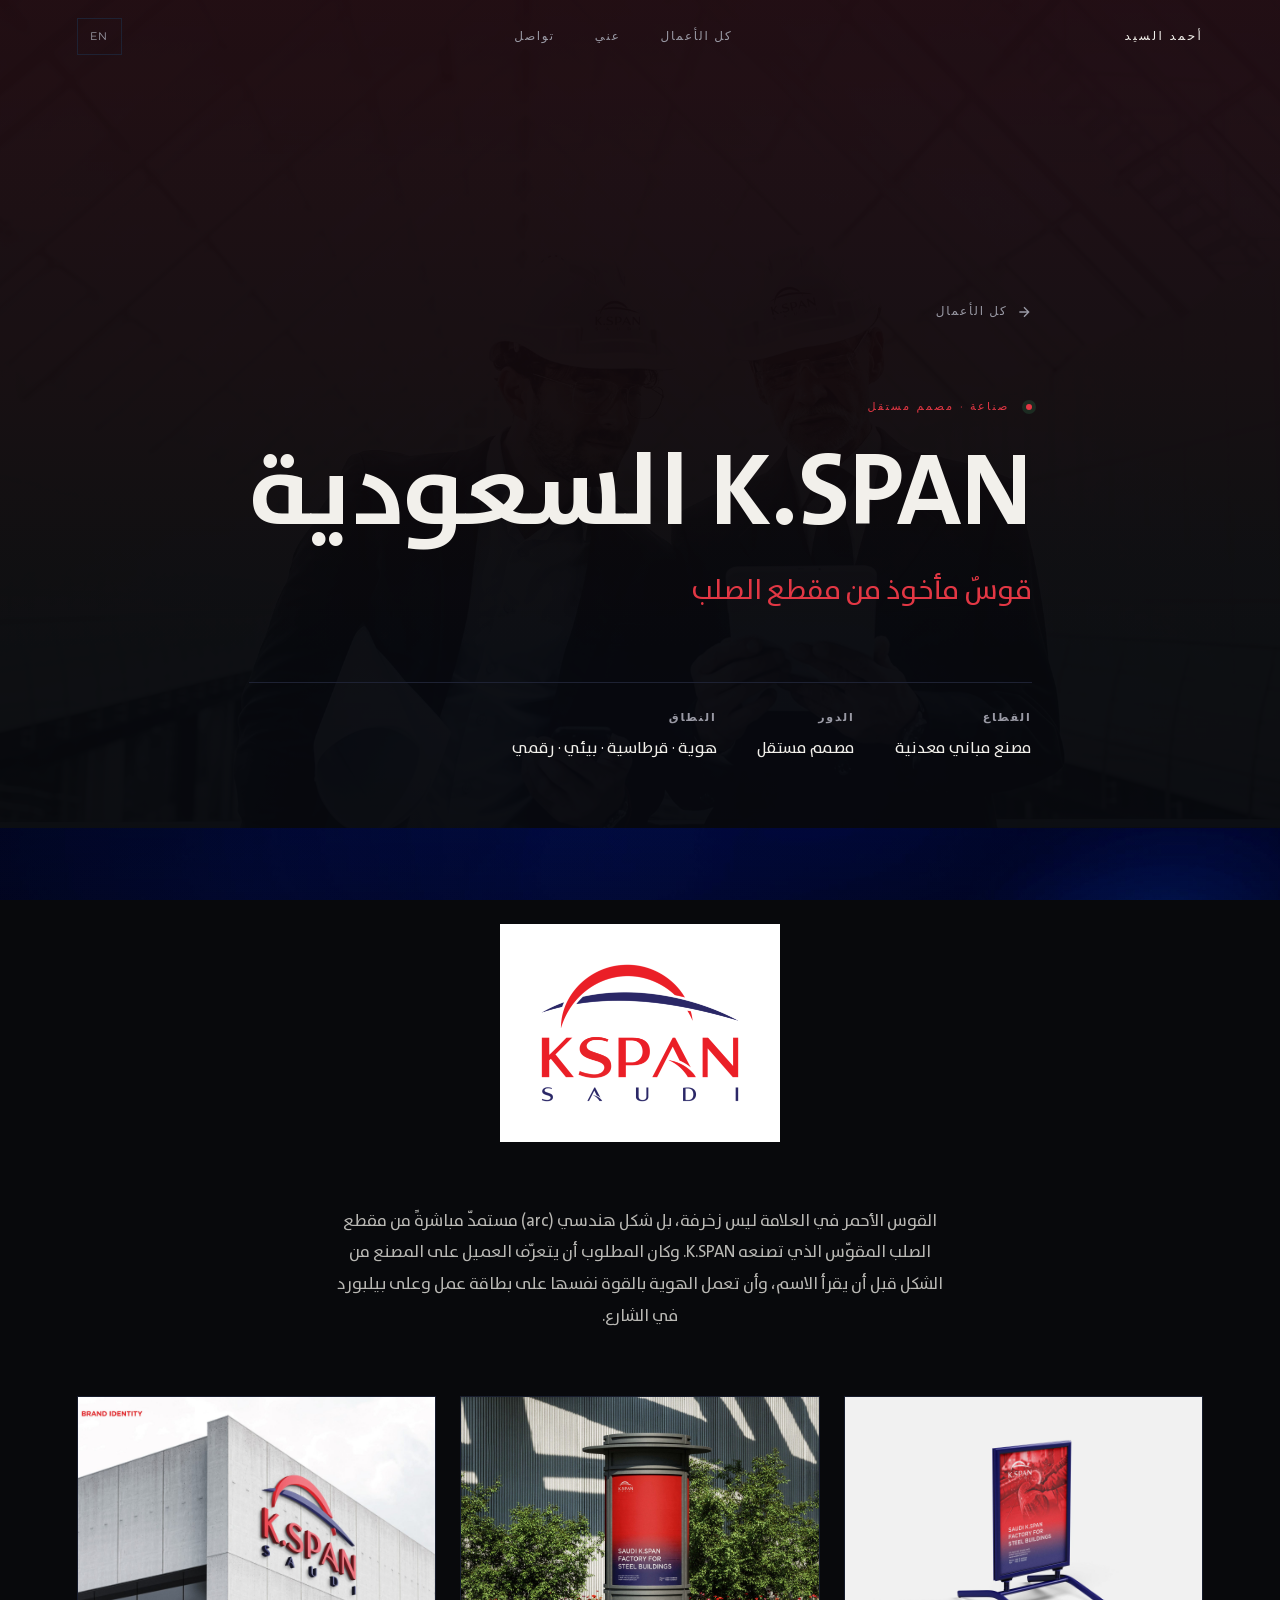
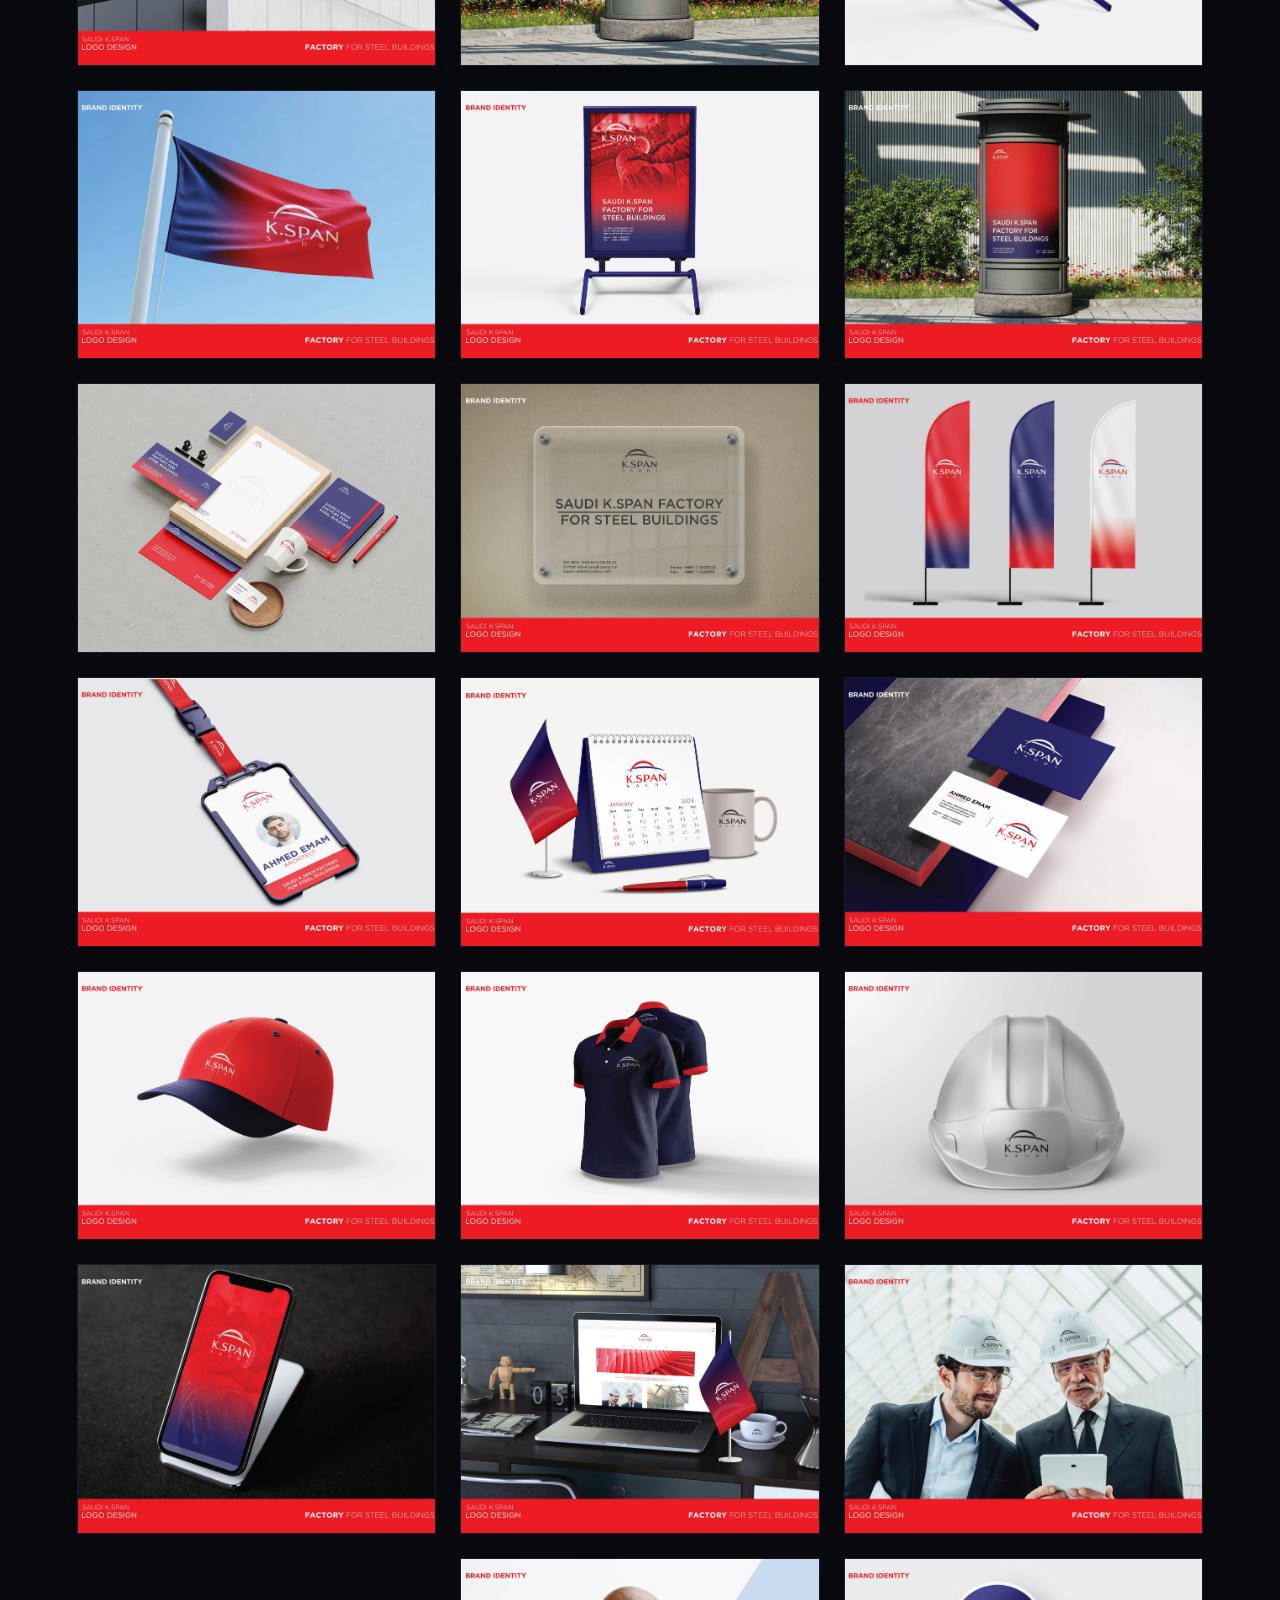
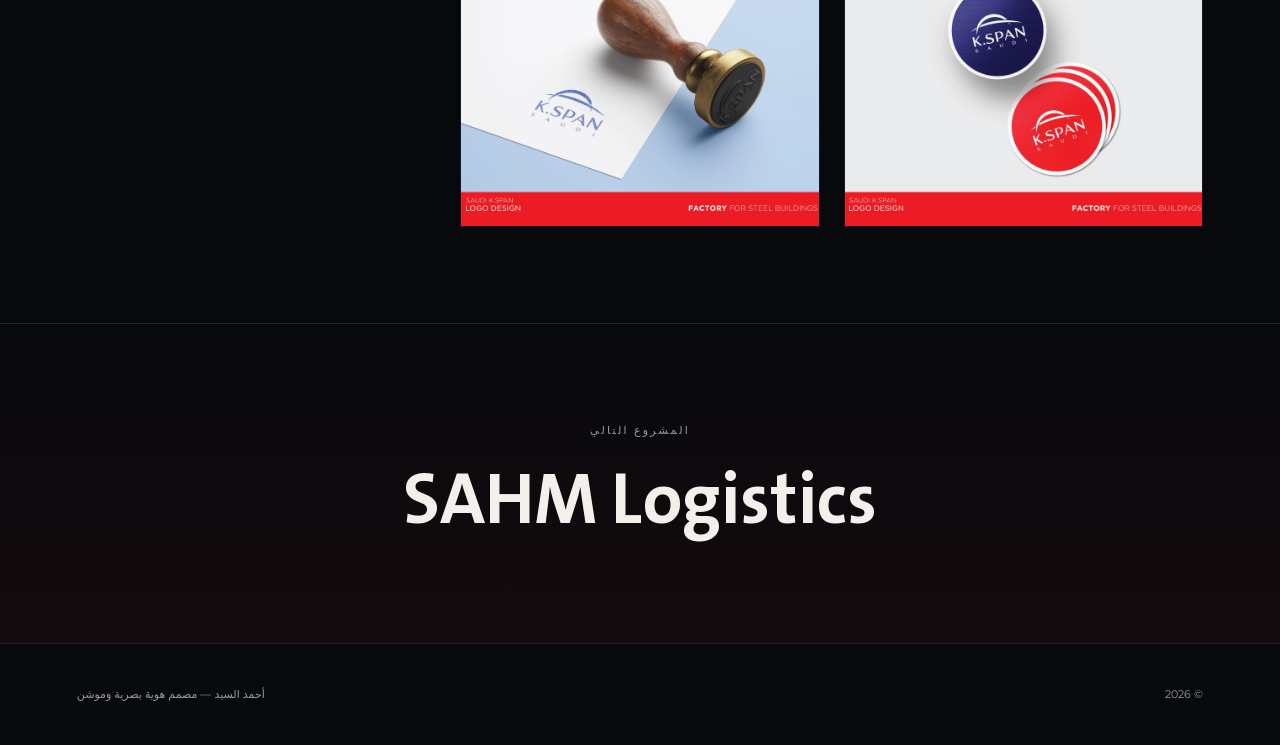
<file: kspan.html>
<!DOCTYPE html>
<html lang="ar" dir="rtl">
<head>
<meta charset="utf-8">
<meta name="viewport" content="width=device-width,initial-scale=1">
<title>K.SPAN Saudi — أحمد السيد</title>
<meta name="description" content="هوية بصرية لمصنع مبانٍ معدنية سعودي: القوس (arc) شكل هندسي مستمدّ من مقطع الصلب المقوّس الذي يصنعه المصنع — يعرفه العميل قبل أن يقرأ الاسم.">
<meta property="og:type" content="website">
<meta property="og:title" content="K.SPAN Saudi — أحمد السيد">
<meta property="og:image" content="assets/images/kspan/hero.jpg">
<link rel="preconnect" href="https://fonts.googleapis.com">
<link rel="preconnect" href="https://fonts.gstatic.com" crossorigin>
<link href="https://fonts.googleapis.com/css2?family=Montserrat:ital,wght@0,300;0,400;0,500;0,600;1,400&display=swap" rel="stylesheet">
<link rel="stylesheet" href="assets/css/site.css">
<link rel="stylesheet" href="assets/css/case.css">
<style>
  :root{
    --brand:#7A1420;       /* K.SPAN structural red */
    --brand-tint:#E23744;  /* bright red accent */
  }
</style>
</head>
<body data-title-ar="K.SPAN Saudi — أحمد السيد" data-title-en="K.SPAN Saudi — Ahmed Elsayed">

<!-- ══════════ NAV ══════════ -->
<header class="nav" id="nav">
  <div class="wrap nav-in">
    <a class="brand" href="index.html" data-ar="أحمد السيد" data-en="Ahmed Elsayed">أحمد السيد</a>
    <nav class="nav-links">
      <a href="index.html#work" data-ar="كل الأعمال" data-en="All Work">كل الأعمال</a>
      <a href="index.html#about" data-ar="عني" data-en="About">عني</a>
      <a href="index.html#contact" data-ar="تواصل" data-en="Contact">تواصل</a>
    </nav>
    <div class="ctrls">
      <button class="ctrl" id="langBtn" type="button">EN</button>
    </div>
  </div>
</header>

<!-- ══════════ CASE HERO ══════════ -->
<section class="case-hero">
  <div class="case-hero-bg"><img src="assets/images/kspan/hero.jpg" alt="" loading="eager"></div>
  <div class="wrap case-hero-in">
    <a class="back-link" href="index.html#work" data-ar="كل الأعمال" data-en="All Work">
      <svg width="16" height="16" viewBox="0 0 24 24" fill="none" stroke="currentColor" stroke-width="2"><path d="M19 12H5M12 19l-7-7 7-7"/></svg>
      <span data-ar="كل الأعمال" data-en="All Work">كل الأعمال</span>
    </a>
    <div class="case-eyebrow load-in" style="margin-block-start:var(--s5)">
      <span class="dot"></span>
      <span data-ar="صناعة · مصمم مستقل" data-en="Industrial · Freelance Designer">صناعة · مصمم مستقل</span>
    </div>
    <h1 class="case-title load-in" data-ar="K.SPAN السعودية" data-en="K.SPAN Saudi">K.SPAN السعودية</h1>
    <p class="case-tagline load-in" data-ar="قوسٌ مأخوذ من مقطع الصلب" data-en="An arc drawn from the steel section">قوسٌ مأخوذ من مقطع الصلب</p>
    <div class="case-meta-row load-in">
      <div><b data-ar="القطاع" data-en="Sector">القطاع</b><span data-ar="مصنع مباني معدنية" data-en="Steel Buildings Factory">مصنع مباني معدنية</span></div>
      <div><b data-ar="الدور" data-en="Role">الدور</b><span data-ar="مصمم مستقل" data-en="Freelance Designer">مصمم مستقل</span></div>
      <div><b data-ar="النطاق" data-en="Scope">النطاق</b><span data-ar="هوية · قرطاسية · بيئي · رقمي" data-en="Identity · Stationery · Environmental · Digital">هوية · قرطاسية · بيئي · رقمي</span></div>
    </div>
  </div>
</section>

<!-- ══════════ IDENTITY ══════════ -->
<section class="case-sec" id="identity">
  <div class="wrap">
    <div class="rv" style="max-width:280px;margin-inline:auto;margin-block-end:var(--s5);padding:var(--s4);background:#fff">
      <img src="assets/images/kspan/logo.png" alt="K.SPAN logo" loading="eager" style="width:100%;height:auto;display:block">
    </div>
    <p class="case-lede rv" style="margin-inline:auto;text-align:center" data-ar="القوس الأحمر في العلامة ليس زخرفة، بل شكل هندسي (arc) مستمدّ مباشرةً من مقطع الصلب المقوّس الذي تصنعه K.SPAN. وكان المطلوب أن يتعرّف العميل على المصنع من الشكل قبل أن يقرأ الاسم، وأن تعمل الهوية بالقوة نفسها على بطاقة عمل وعلى بيلبورد في الشارع." data-en="The red arc in the mark is not decoration — it is a geometric arc drawn directly from the curved steel section K.SPAN manufactures. The brief: make the factory recognisable by shape before the name is read, and make the identity hold as well on a business card as on a street billboard.">القوس الأحمر في العلامة ليس زخرفة، بل شكل هندسي (arc) مستمدّ مباشرةً من مقطع الصلب المقوّس الذي تصنعه K.SPAN. وكان المطلوب أن يتعرّف العميل على المصنع من الشكل قبل أن يقرأ الاسم، وأن تعمل الهوية بالقوة نفسها على بطاقة عمل وعلى بيلبورد في الشارع.</p>

    <div class="case-gallery g-3 rv" style="margin-block-start:var(--s5)">
      <figure class="case-frame r-4x3c"><img src="assets/images/kspan/poster-standee.jpg" alt="K.SPAN standee poster" loading="lazy"></figure>
      <figure class="case-frame r-4x3c"><img src="assets/images/kspan/citylight.jpg" alt="K.SPAN outdoor citylight" loading="lazy"></figure>
      <figure class="case-frame r-4x3c"><img src="assets/images/kspan/signage/building-facade.jpg" alt="K.SPAN building facade signage" loading="lazy"></figure>
      <figure class="case-frame r-4x3c"><img src="assets/images/kspan/signage/pillar-1.jpg" alt="K.SPAN street pillar billboard" loading="lazy"></figure>
      <figure class="case-frame r-4x3c"><img src="assets/images/kspan/signage/aframe-sign-1.jpg" alt="K.SPAN A-frame sidewalk sign" loading="lazy"></figure>
      <figure class="case-frame r-4x3c"><img src="assets/images/kspan/signage/pole-flag.jpg" alt="K.SPAN pole flag" loading="lazy"></figure>
      <figure class="case-frame r-4x3c"><img src="assets/images/kspan/signage/feather-flags.jpg" alt="K.SPAN feather flags" loading="lazy"></figure>
      <figure class="case-frame r-4x3c"><img src="assets/images/kspan/signage/glass-plaque.jpg" alt="K.SPAN glass plaque" loading="lazy"></figure>
      <figure class="case-frame r-4x3c"><img src="assets/images/kspan/stationery.jpg" alt="K.SPAN stationery flatlay" loading="lazy"></figure>
      <figure class="case-frame r-4x3c"><img src="assets/images/kspan/stationery/business-card.jpg" alt="K.SPAN business card" loading="lazy"></figure>
      <figure class="case-frame r-4x3c"><img src="assets/images/kspan/stationery/desk-calendar.jpg" alt="K.SPAN desk calendar, flag and mug" loading="lazy"></figure>
      <figure class="case-frame r-4x3c"><img src="assets/images/kspan/stationery/lanyard-id.jpg" alt="K.SPAN lanyard and ID card" loading="lazy"></figure>
      <figure class="case-frame r-4x3c"><img src="assets/images/kspan/apparel/hardhat.jpg" alt="K.SPAN branded hardhat" loading="lazy"></figure>
      <figure class="case-frame r-4x3c"><img src="assets/images/kspan/apparel/polo.jpg" alt="K.SPAN polo shirts" loading="lazy"></figure>
      <figure class="case-frame r-4x3c"><img src="assets/images/kspan/apparel/cap.jpg" alt="K.SPAN branded cap" loading="lazy"></figure>
      <figure class="case-frame r-4x3c"><img src="assets/images/kspan/apparel/engineers-tablet.jpg" alt="K.SPAN engineers with tablet" loading="lazy"></figure>
      <figure class="case-frame r-4x3c"><img src="assets/images/kspan/digital/laptop-website.jpg" alt="K.SPAN website mockup" loading="lazy"></figure>
      <figure class="case-frame r-4x3c"><img src="assets/images/kspan/digital/phone-app.jpg" alt="K.SPAN mobile app mockup" loading="lazy"></figure>
      <figure class="case-frame r-4x3c"><img src="assets/images/kspan/digital/stickers.jpg" alt="K.SPAN circular stickers" loading="lazy"></figure>
      <figure class="case-frame r-4x3c"><img src="assets/images/kspan/digital/wax-seal.jpg" alt="K.SPAN wax seal stamp" loading="lazy"></figure>
    </div>
  </div>
</section>

<!-- ══════════ NEXT PROJECT ══════════ -->
<a class="next-proj" href="sahm.html">
  <div class="wrap">
    <div class="eyebrow" data-ar="المشروع التالي" data-en="Next project">المشروع التالي</div>
    <h3 data-ar="SAHM Logistics" data-en="SAHM Logistics">SAHM Logistics</h3>
  </div>
</a>

<footer style="padding-block:var(--s4);border-block-start:1px solid var(--line)">
  <div class="wrap" style="display:flex;justify-content:space-between;font-family:var(--sans);font-size:11px;color:var(--dim)">
    <span>© 2026</span>
    <span data-ar="أحمد السيد — مصمم هوية بصرية وموشن" data-en="Ahmed Elsayed — Brand Identity &amp; Motion Designer">أحمد السيد — مصمم هوية بصرية وموشن</span>
  </div>
</footer>

<script src="assets/js/site.js"></script>
</body>
</html>
</file>
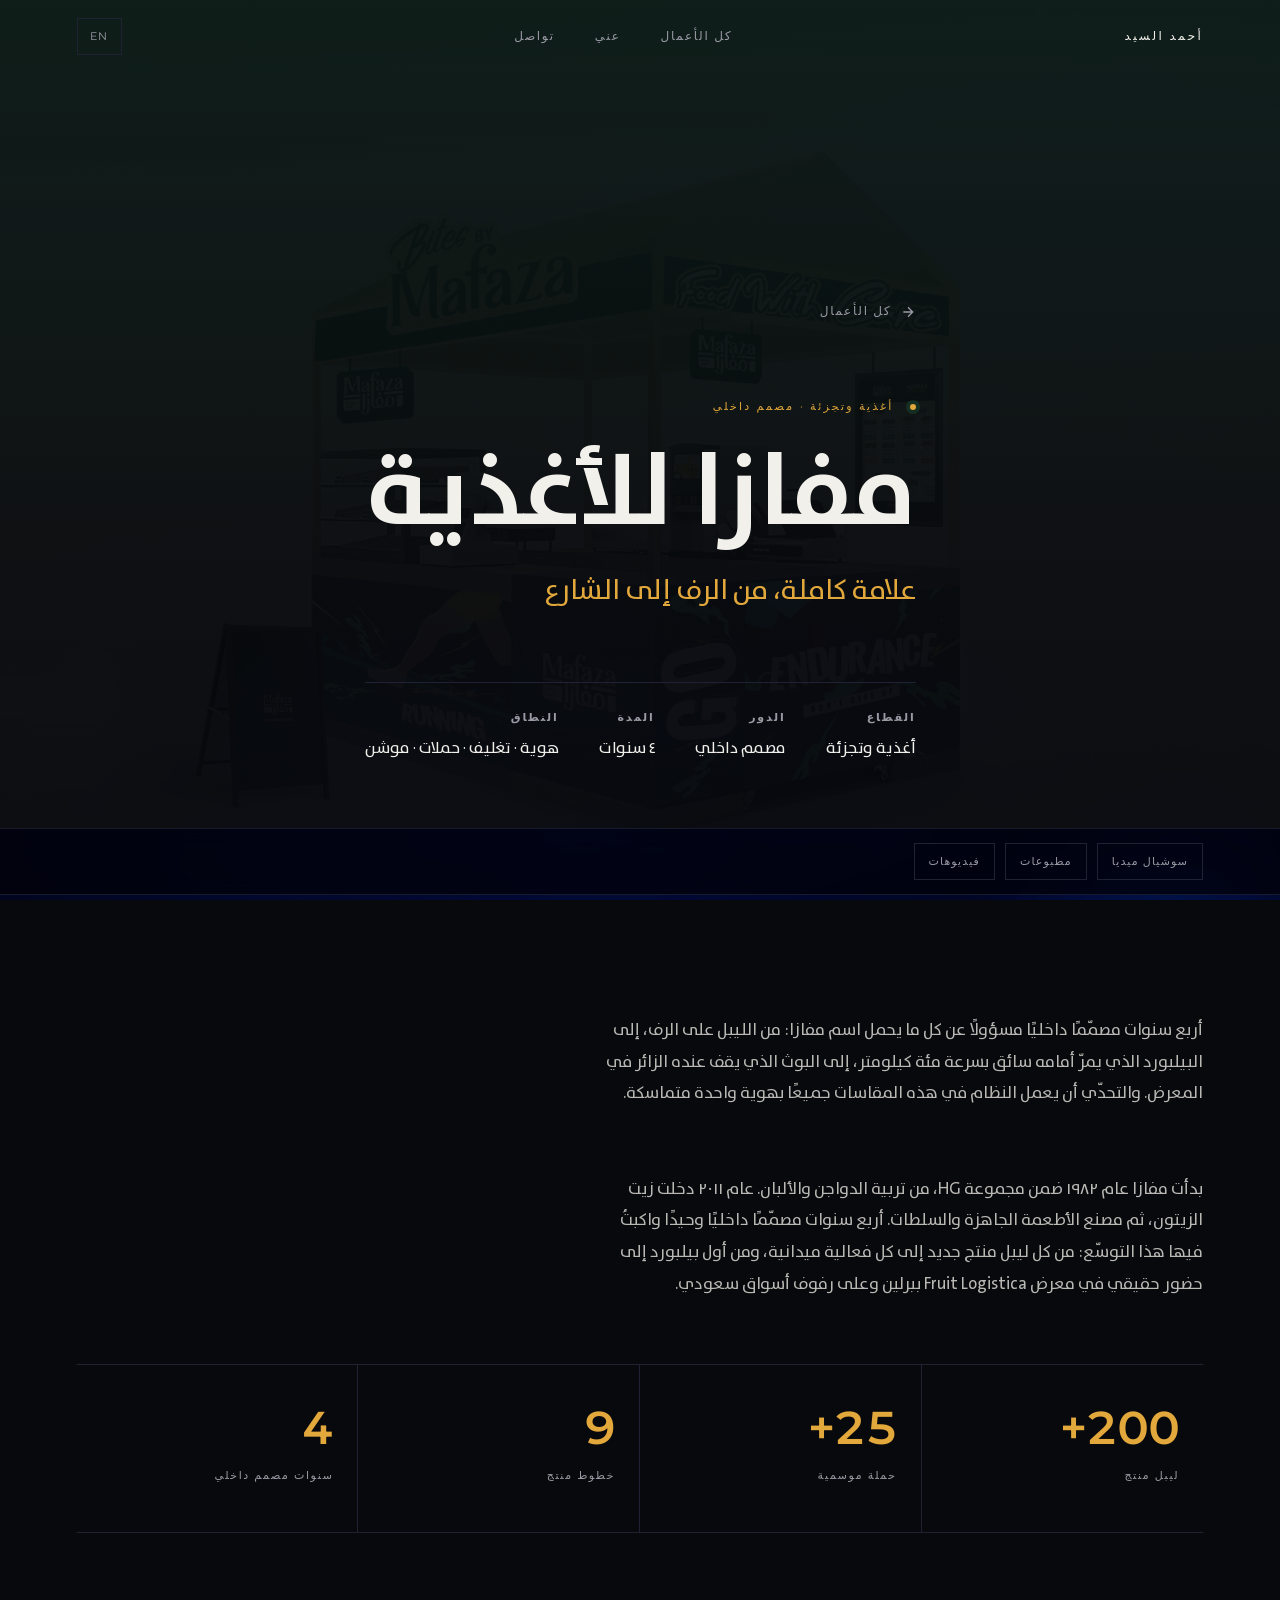
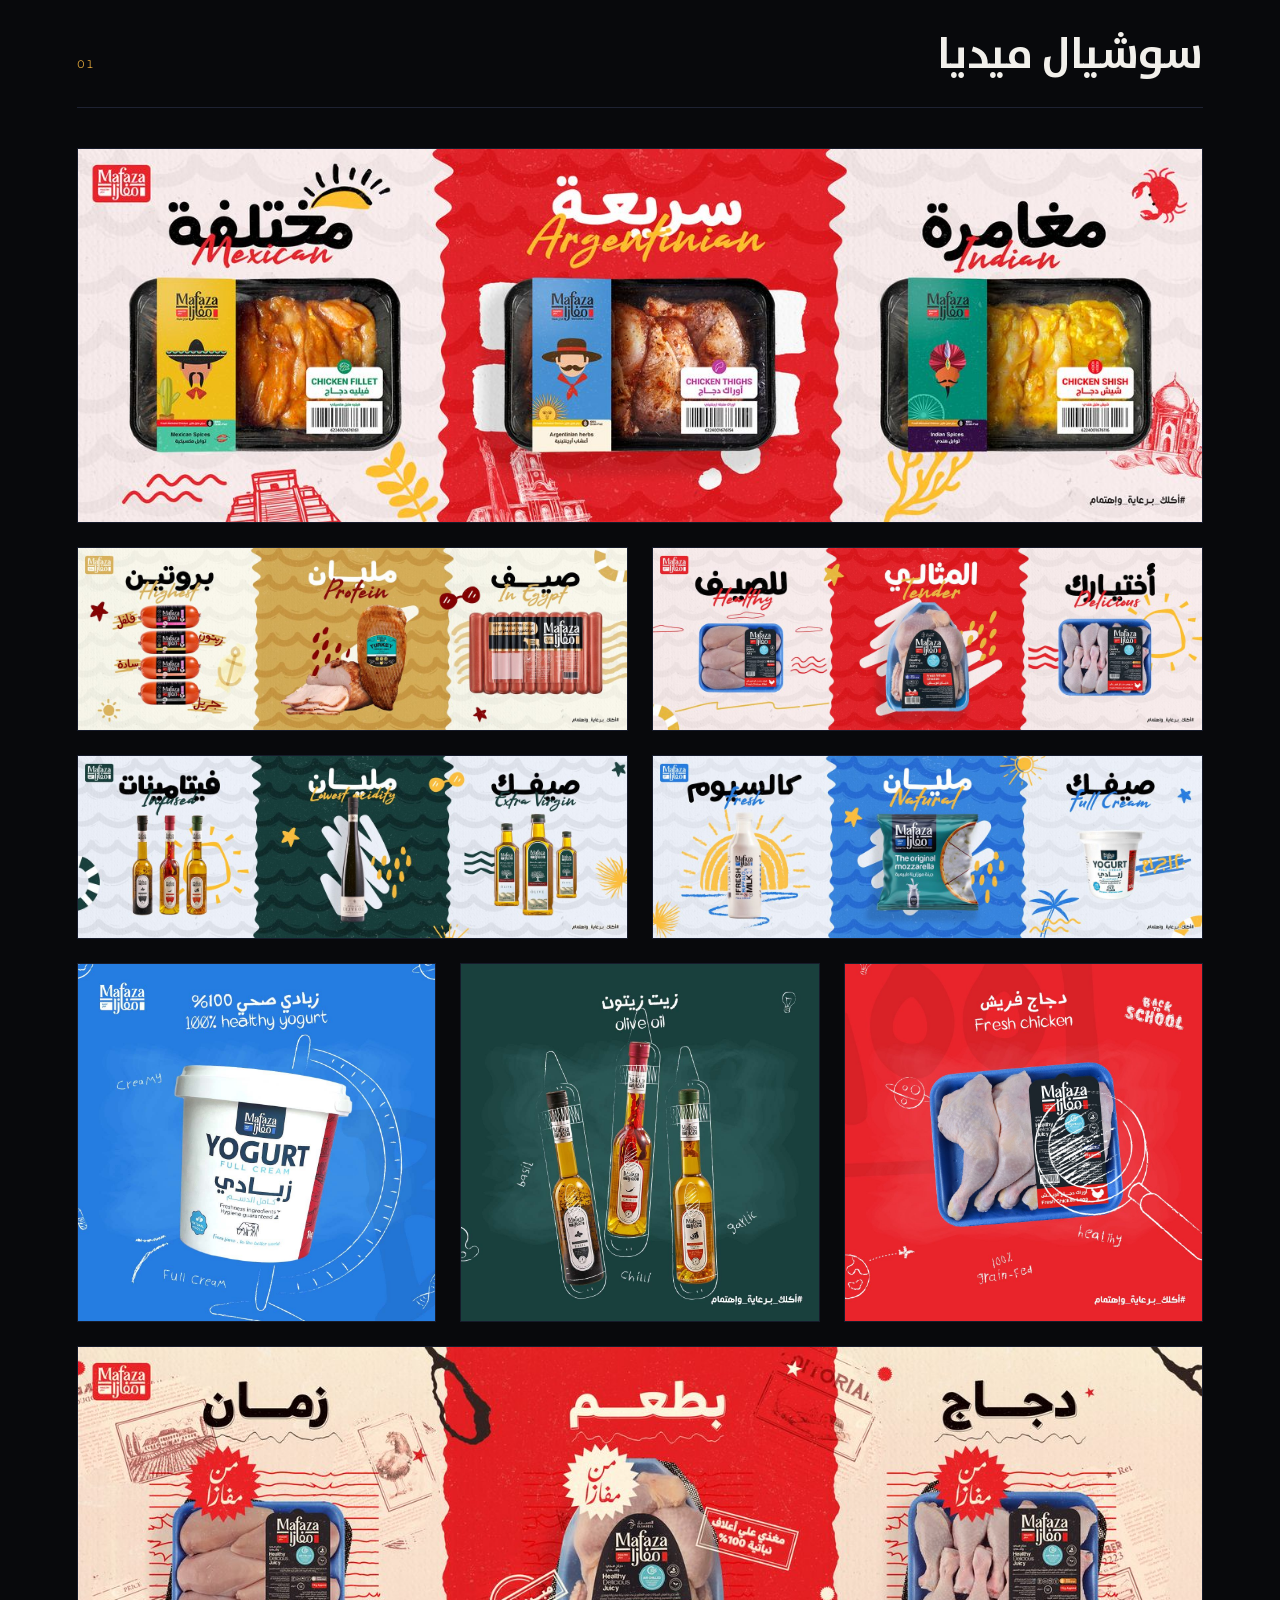
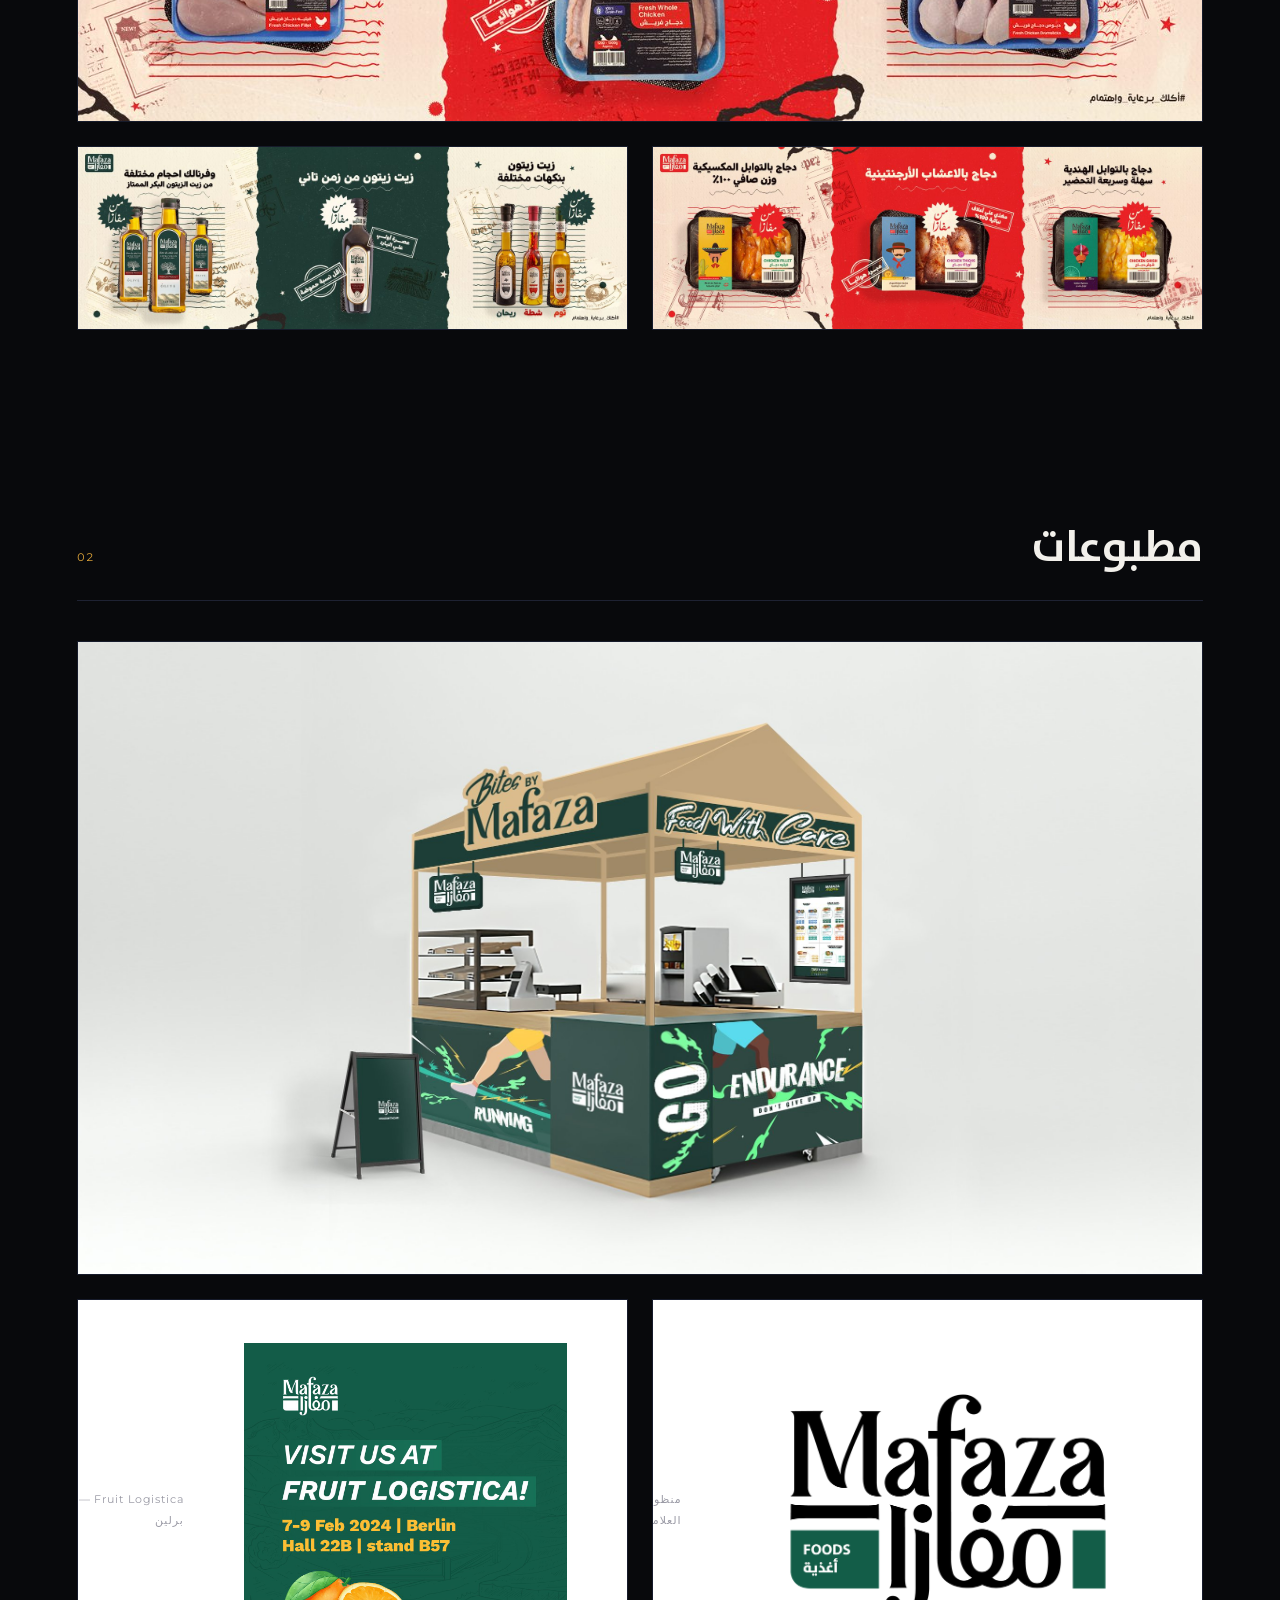
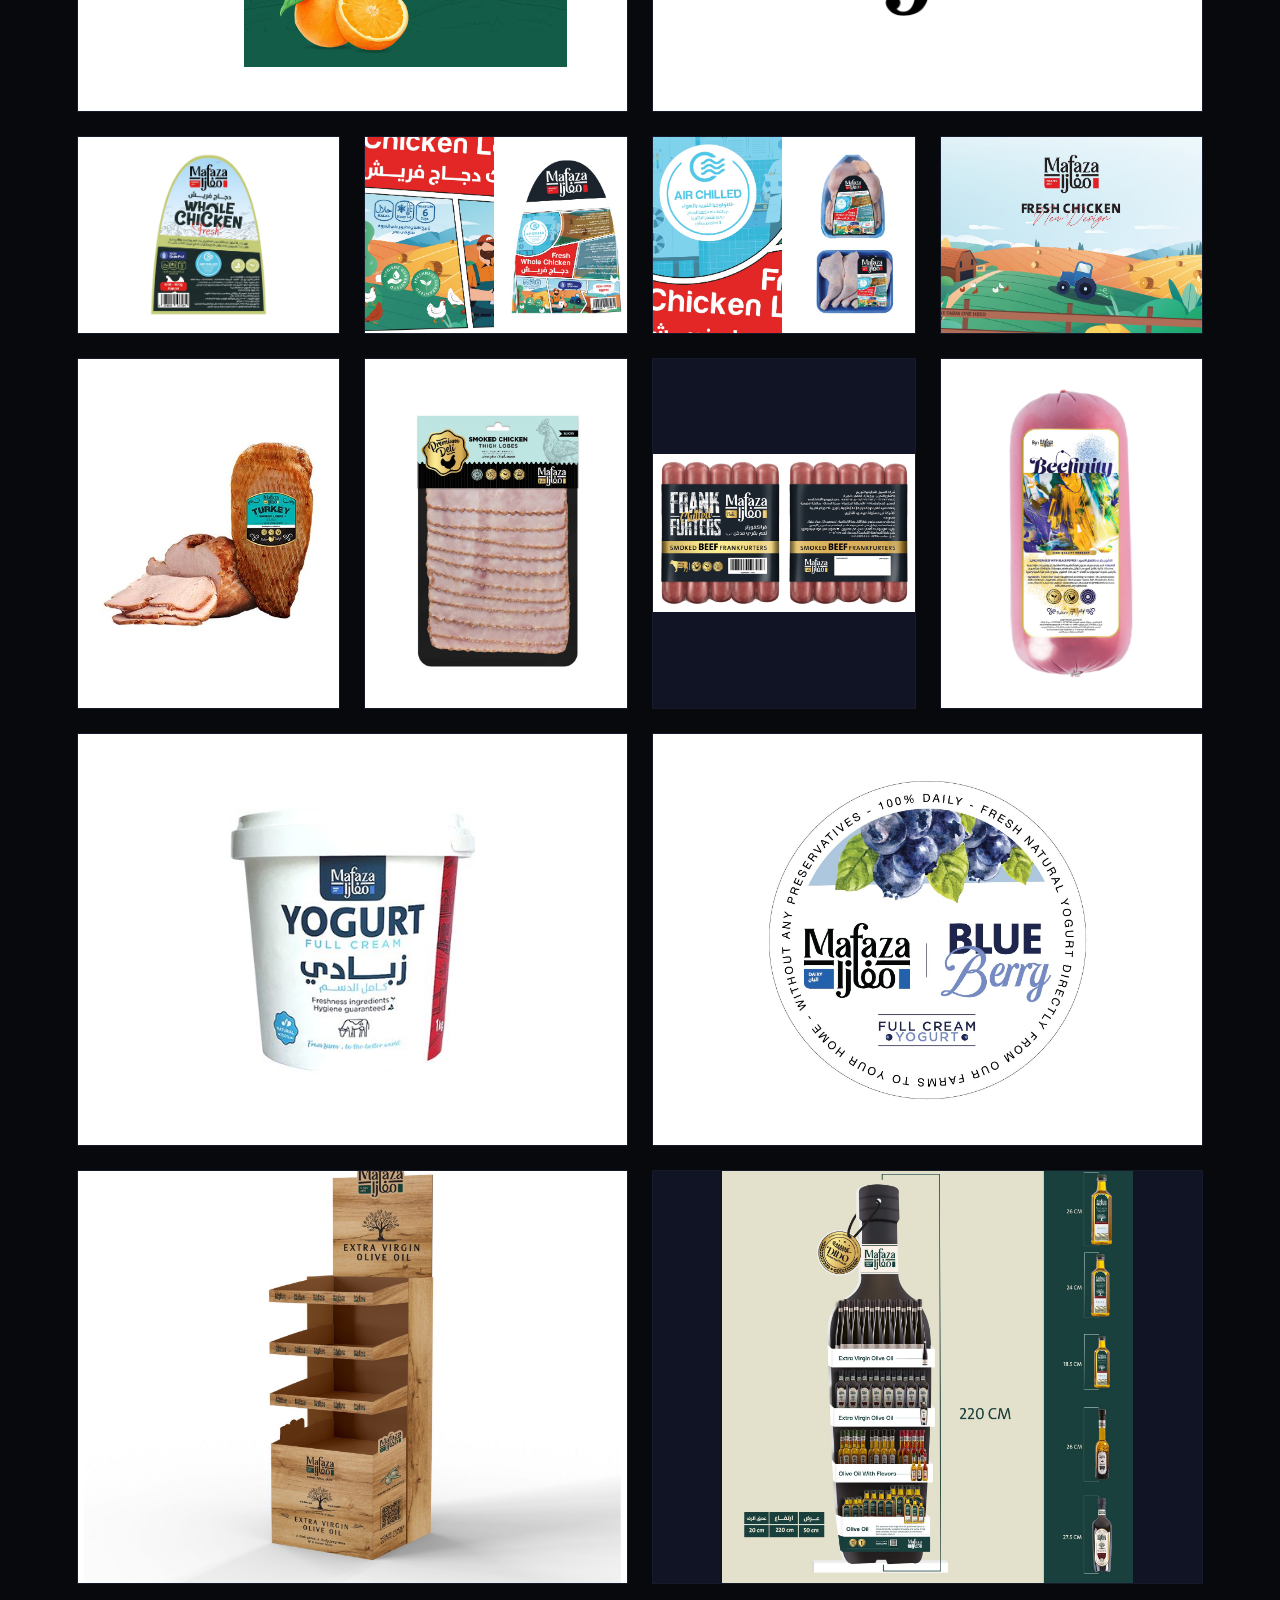
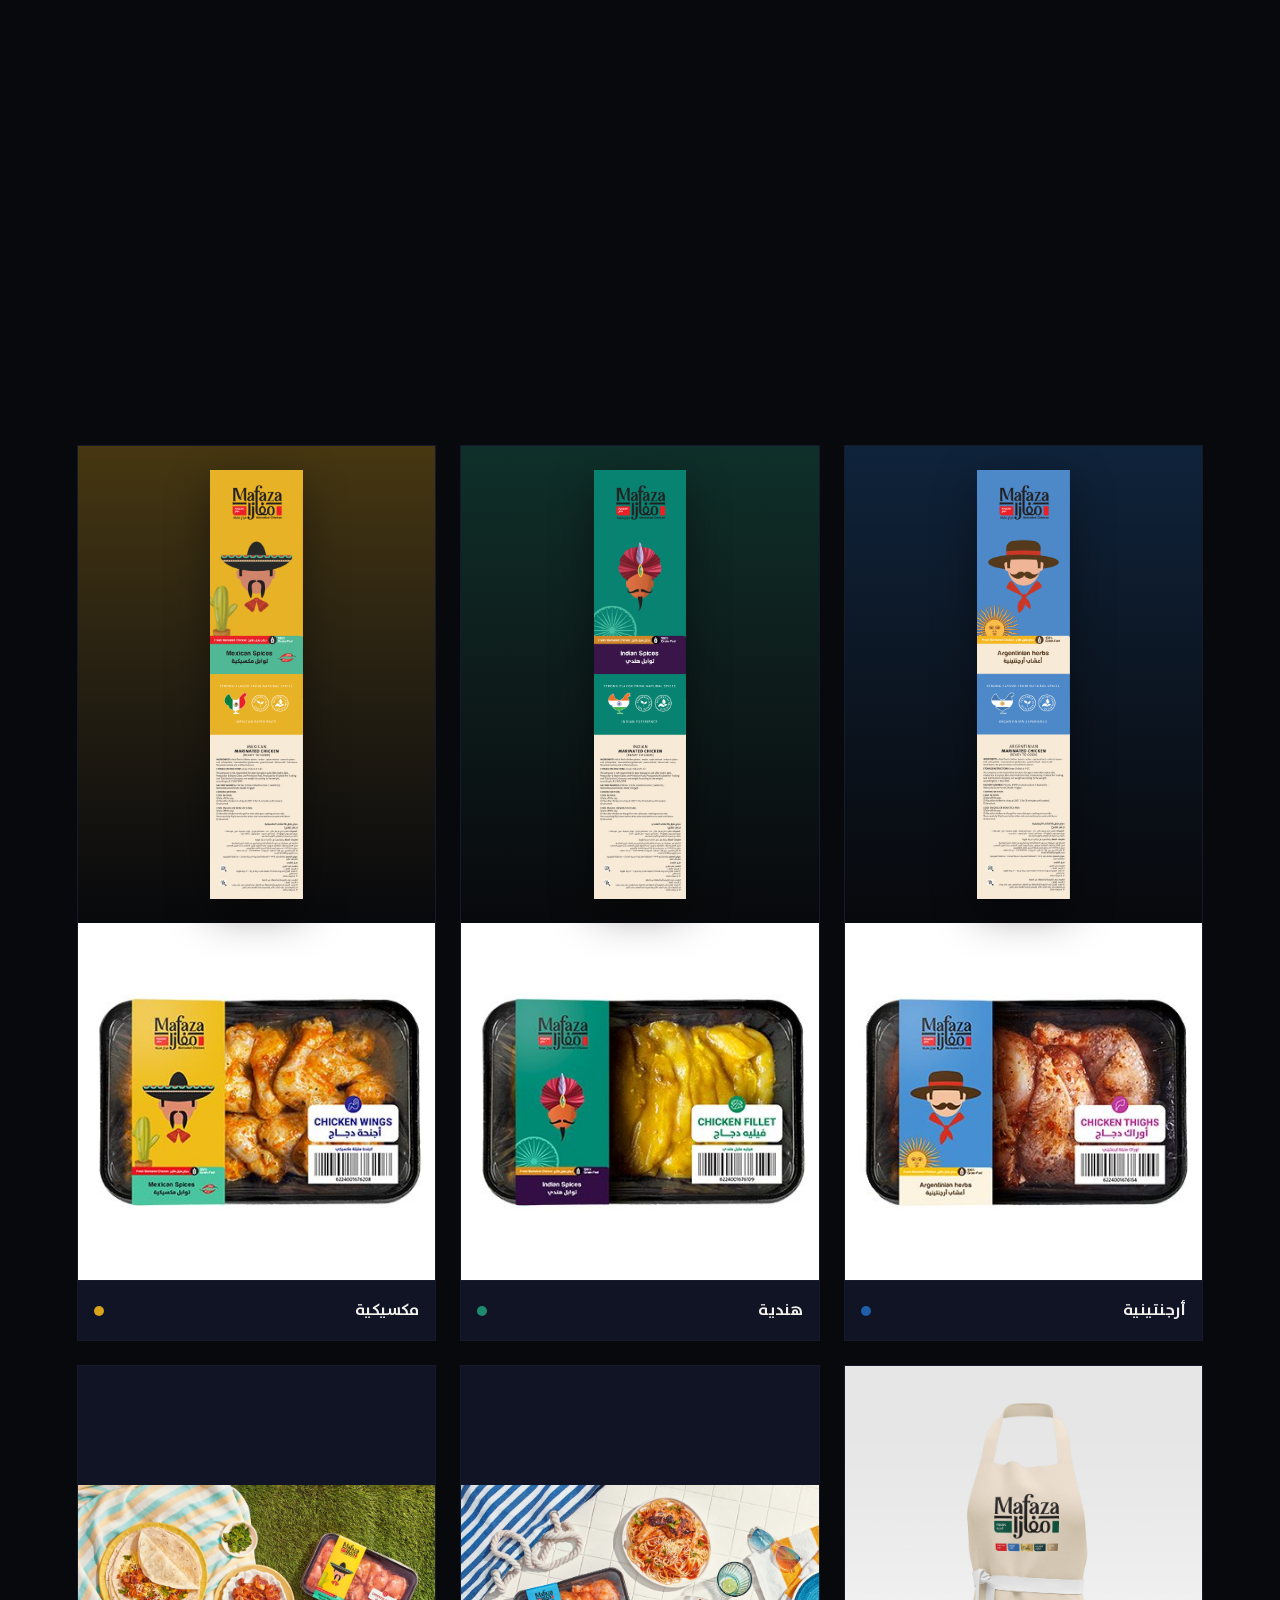
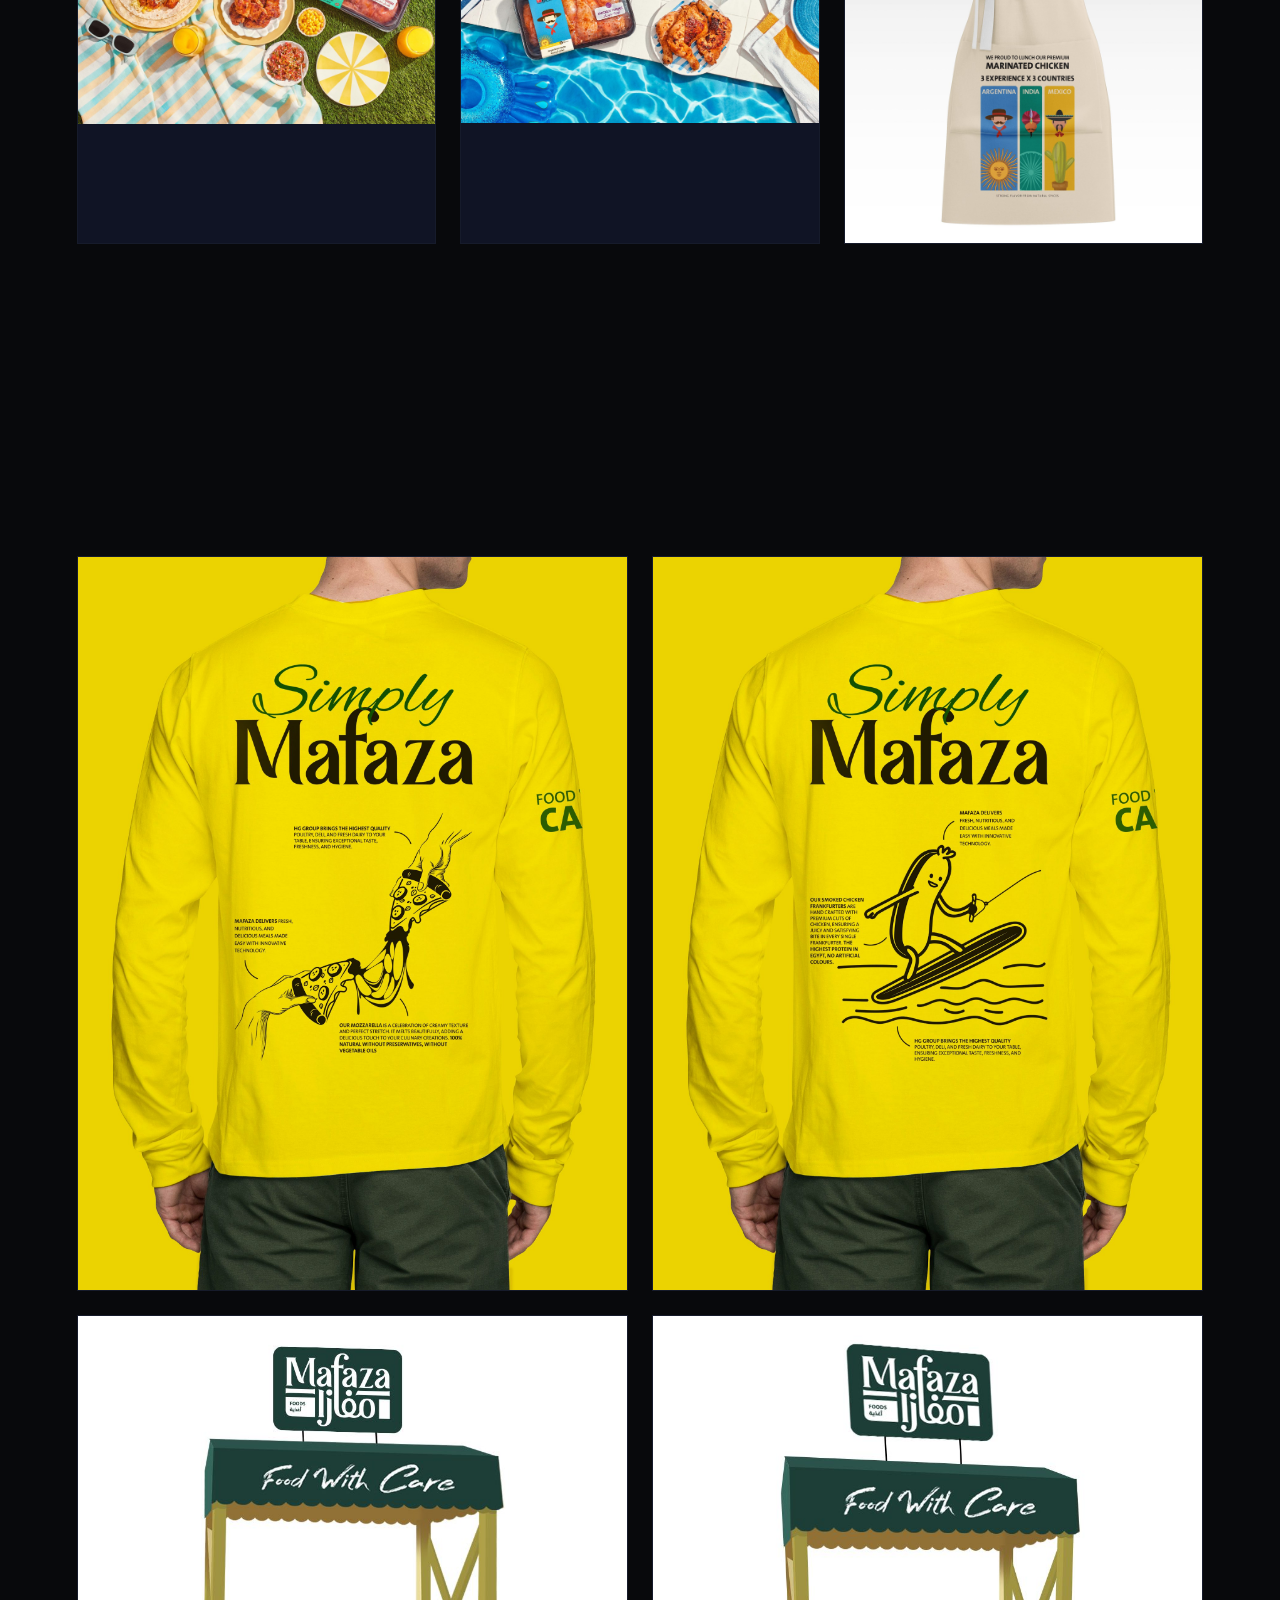
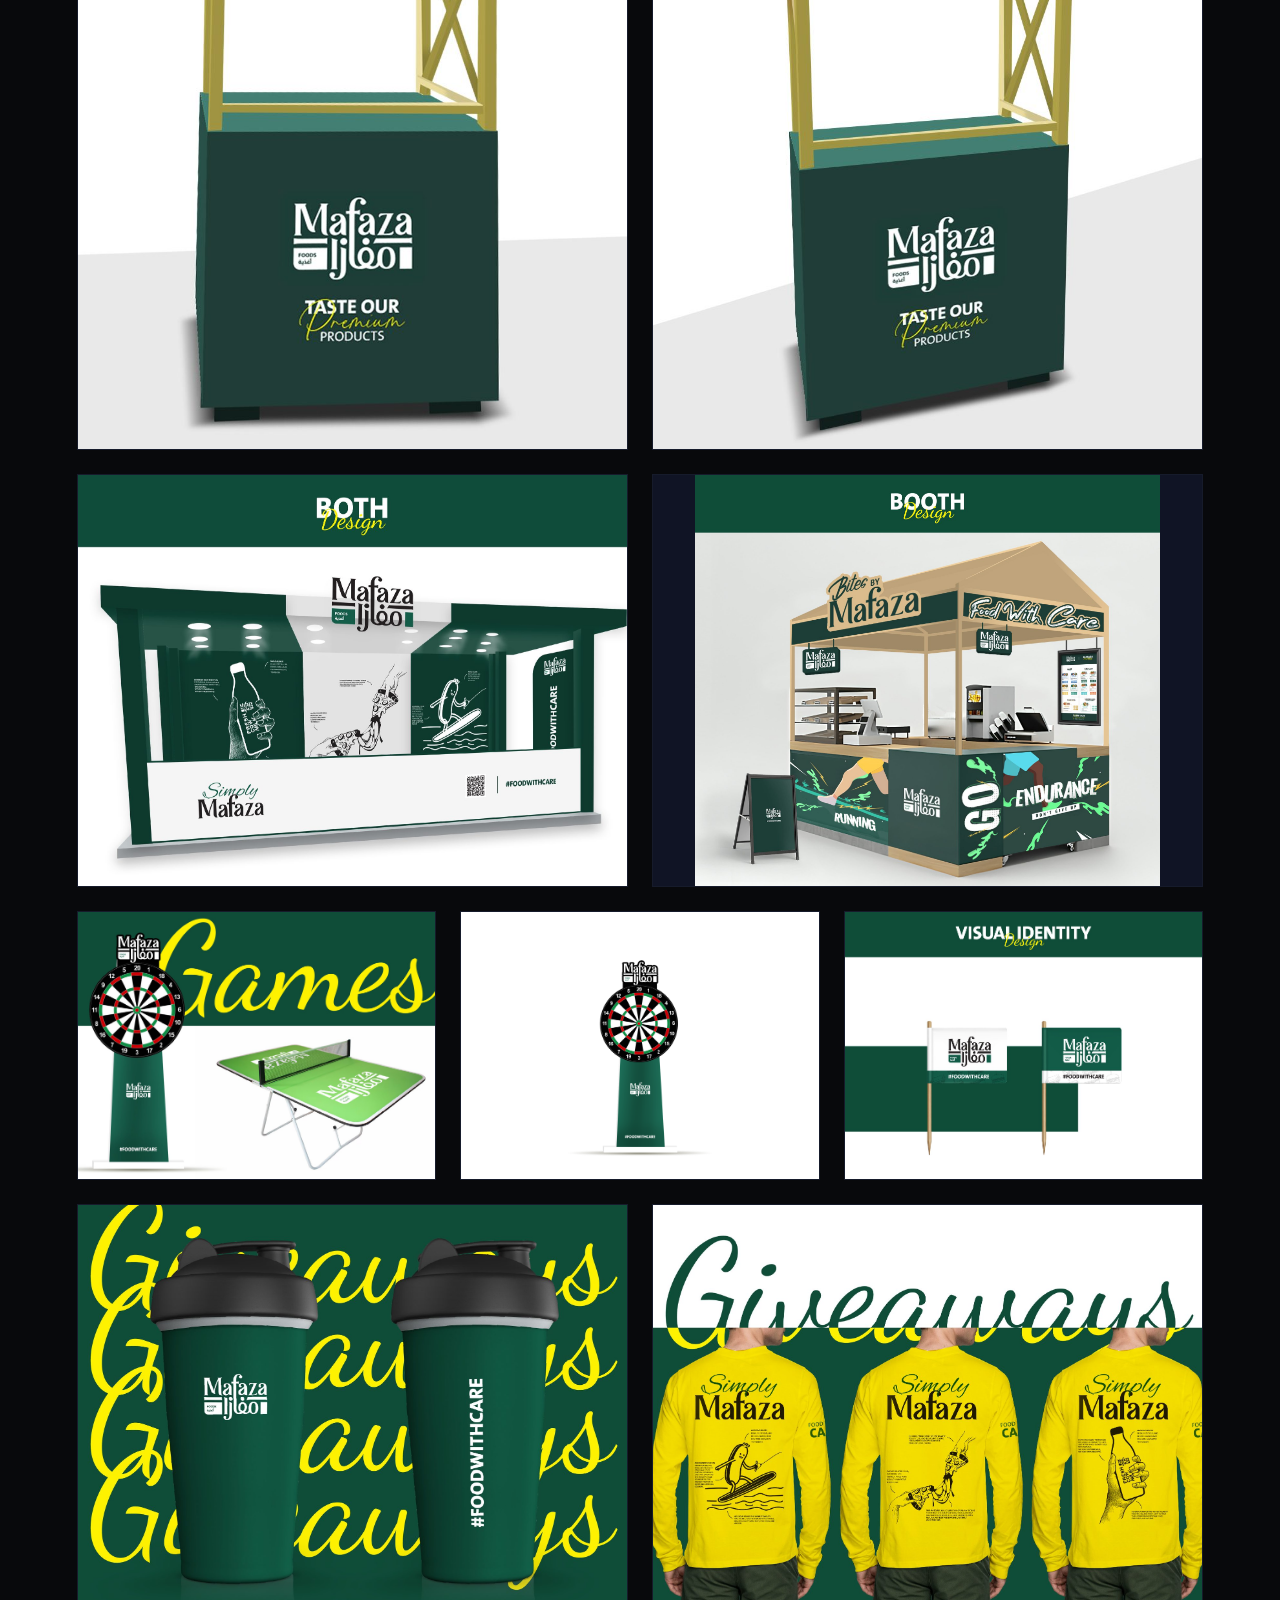
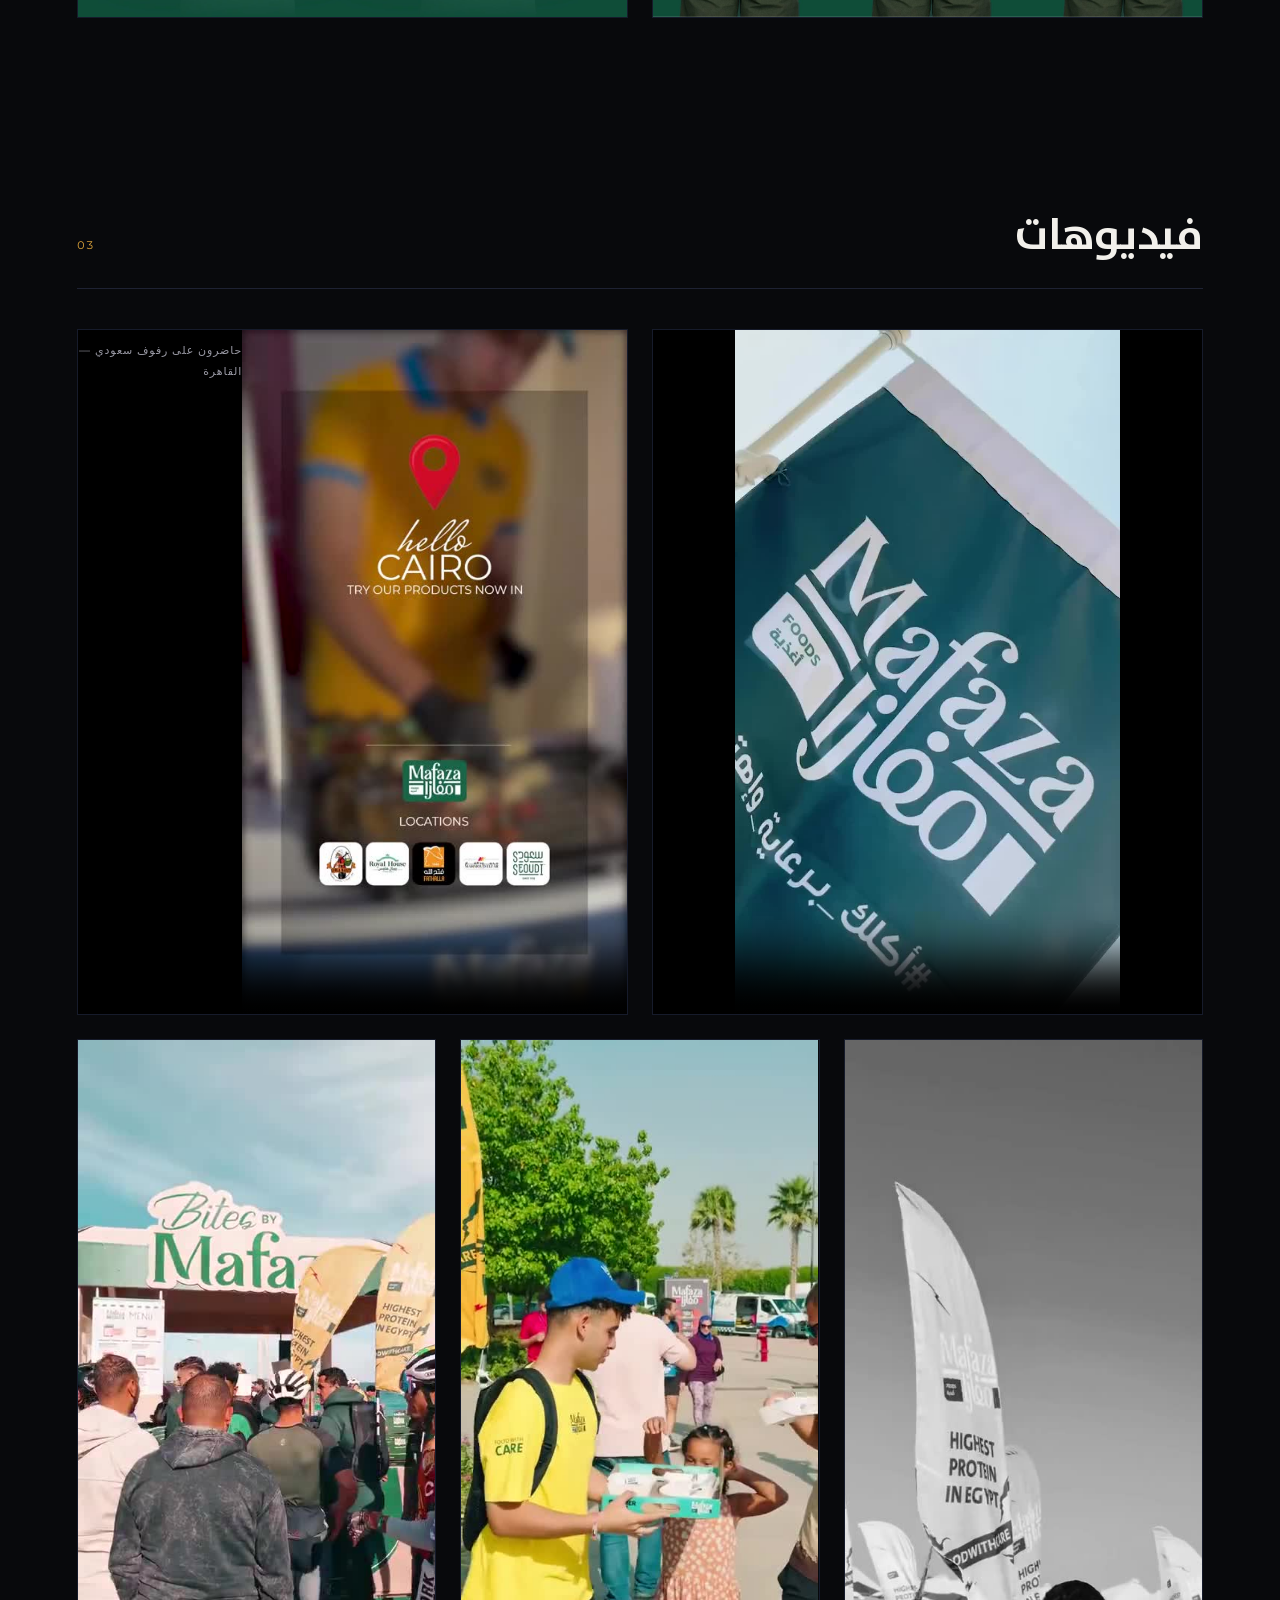
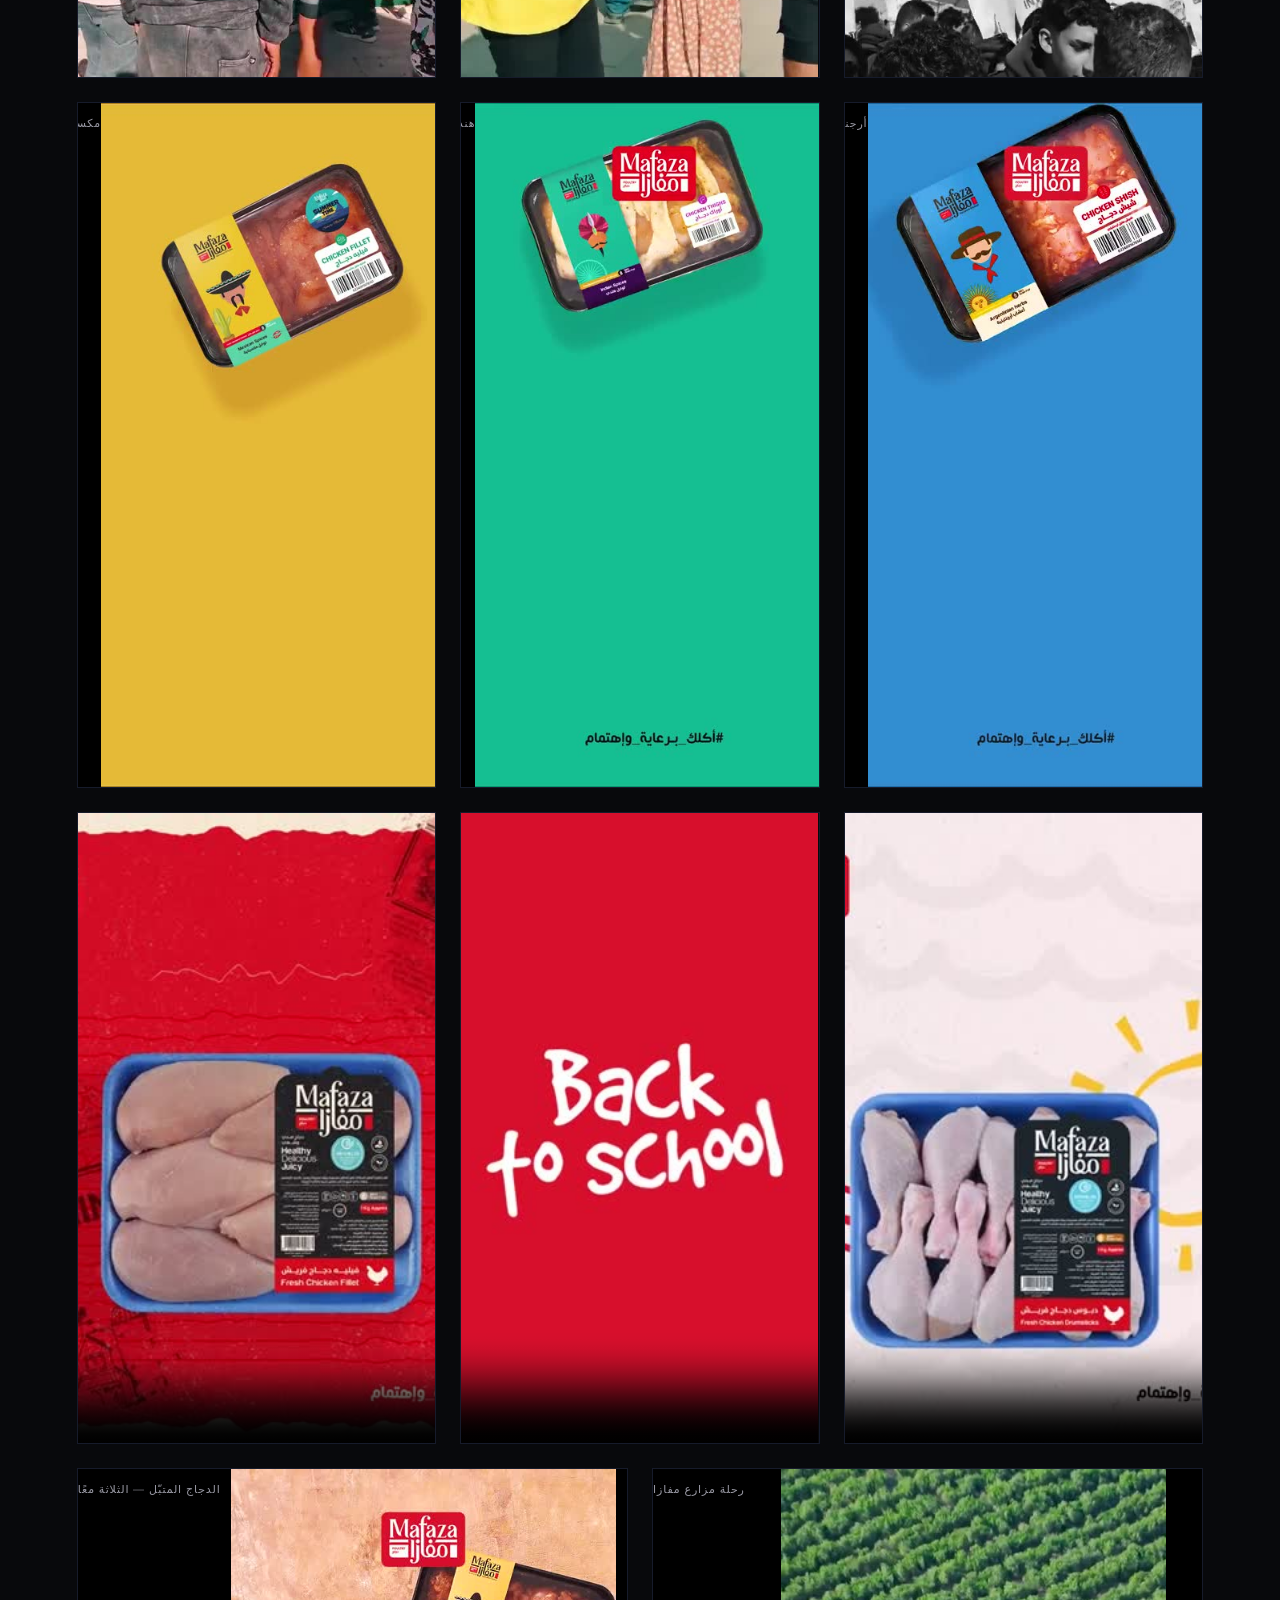
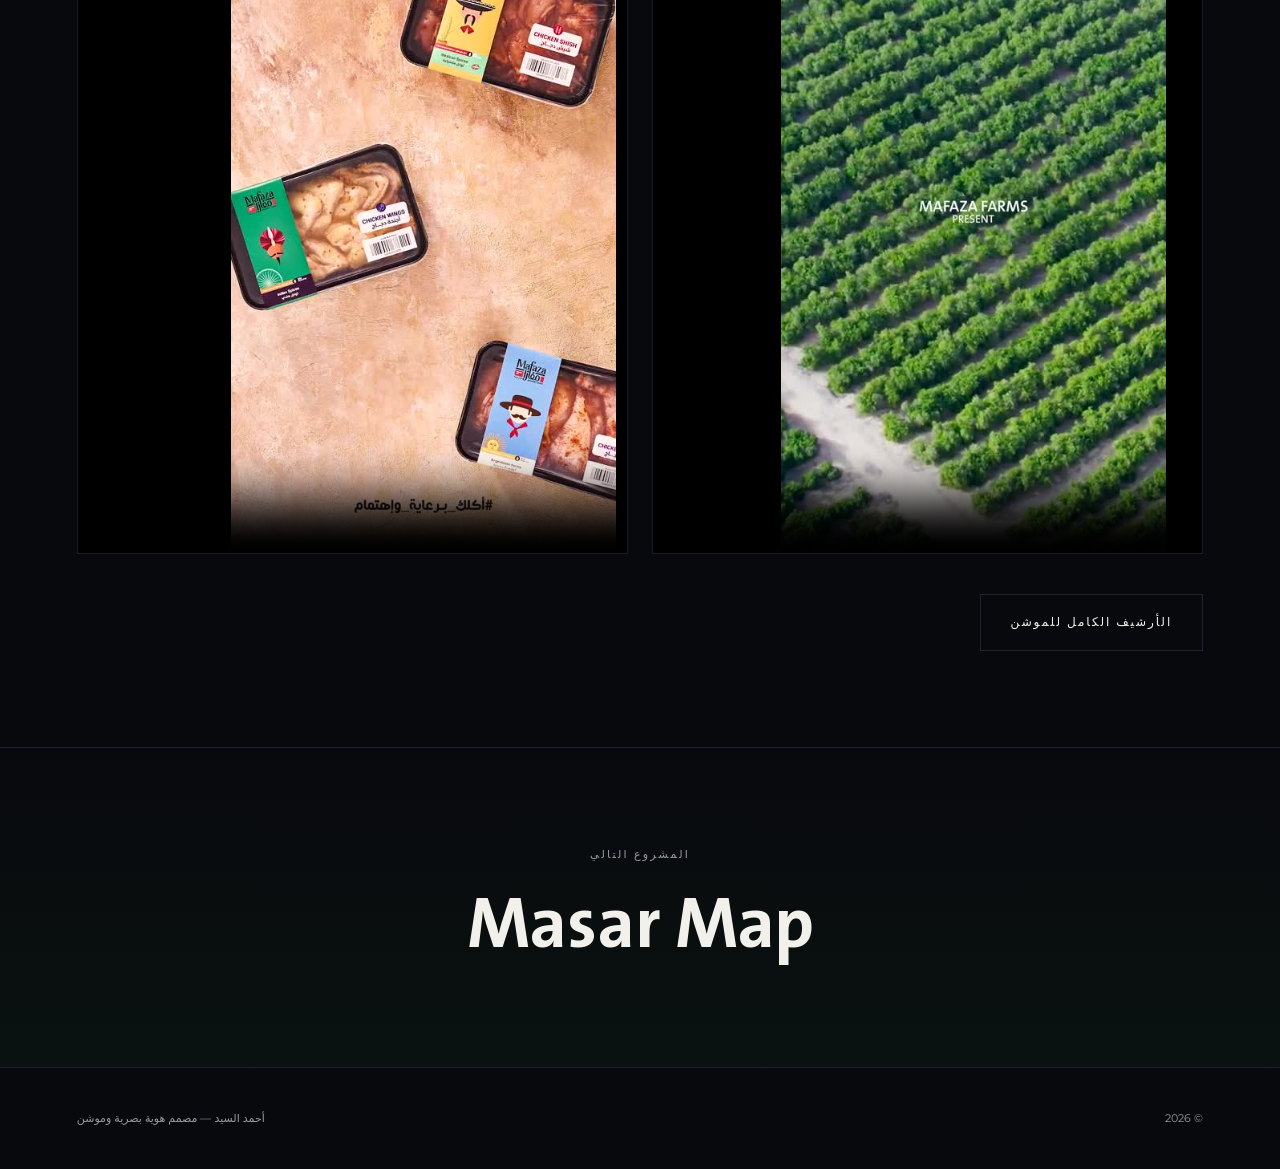
<file: mafaza.html>
<!DOCTYPE html>
<html lang="ar" dir="rtl">
<head>
<meta charset="utf-8">
<meta name="viewport" content="width=device-width,initial-scale=1">
<title>Mafaza Foods — أحمد السيد</title>
<meta name="description" content="علامة كاملة من الرف إلى الشارع: أكثر من 200 ليبل منتج، نظام تغليف متمدد، مشروع دجاج متبل بثلاث نكهات، وحملات موسمية لـ Mafaza Foods.">
<meta property="og:type" content="website">
<meta property="og:title" content="Mafaza Foods — أحمد السيد">
<meta property="og:image" content="assets/images/mafaza/hero.jpg">
<link rel="preconnect" href="https://fonts.googleapis.com">
<link rel="preconnect" href="https://fonts.gstatic.com" crossorigin>
<link href="https://fonts.googleapis.com/css2?family=Montserrat:ital,wght@0,300;0,400;0,500;0,600;1,400&display=swap" rel="stylesheet">
<link rel="stylesheet" href="assets/css/site.css">
<link rel="stylesheet" href="assets/css/case.css">
<style>
  :root{
    --brand:#1B5E3F;       /* Mafaza forest green */
    --brand-tint:#E3A83B;  /* warm gold accent */
    --fc-argentinian:#1E5FA8;
    --fc-indian:#1E8A6E;
    --fc-mexican:#D9A31C;
  }
</style>
</head>
<body data-title-ar="Mafaza Foods — أحمد السيد" data-title-en="Mafaza Foods — Ahmed Elsayed">

<!-- ══════════ NAV ══════════ -->
<header class="nav" id="nav">
  <div class="wrap nav-in">
    <a class="brand" href="index.html" data-ar="أحمد السيد" data-en="Ahmed Elsayed">أحمد السيد</a>
    <nav class="nav-links">
      <a href="index.html#work" data-ar="كل الأعمال" data-en="All Work">كل الأعمال</a>
      <a href="index.html#about" data-ar="عني" data-en="About">عني</a>
      <a href="index.html#contact" data-ar="تواصل" data-en="Contact">تواصل</a>
    </nav>
    <div class="ctrls">
      <button class="ctrl" id="langBtn" type="button">EN</button>
    </div>
  </div>
</header>

<!-- ══════════ CASE HERO ══════════ -->
<section class="case-hero">
  <div class="case-hero-bg"><img src="assets/images/mafaza/hero.jpg" alt="" loading="eager"></div>
  <div class="wrap case-hero-in">
    <a class="back-link" href="index.html#work" data-ar="كل الأعمال" data-en="All Work">
      <svg width="16" height="16" viewBox="0 0 24 24" fill="none" stroke="currentColor" stroke-width="2"><path d="M19 12H5M12 19l-7-7 7-7"/></svg>
      <span data-ar="كل الأعمال" data-en="All Work">كل الأعمال</span>
    </a>
    <div class="case-eyebrow load-in" style="margin-block-start:var(--s5)">
      <span class="dot"></span>
      <span data-ar="أغذية وتجزئة · مصمم داخلي" data-en="Food &amp; Retail · In-house Designer">أغذية وتجزئة · مصمم داخلي</span>
    </div>
    <h1 class="case-title load-in" data-ar="مفازا للأغذية" data-en="Mafaza Foods">مفازا للأغذية</h1>
    <p class="case-tagline load-in" data-ar="علامة كاملة، من الرف إلى الشارع" data-en="A whole brand, from shelf to street">علامة كاملة، من الرف إلى الشارع</p>
    <div class="case-meta-row load-in">
      <div><b data-ar="القطاع" data-en="Sector">القطاع</b><span data-ar="أغذية وتجزئة" data-en="Food &amp; Retail">أغذية وتجزئة</span></div>
      <div><b data-ar="الدور" data-en="Role">الدور</b><span data-ar="مصمم داخلي" data-en="In-house Designer">مصمم داخلي</span></div>
      <div><b data-ar="المدة" data-en="Duration">المدة</b><span data-ar="٤ سنوات" data-en="4 years">٤ سنوات</span></div>
      <div><b data-ar="النطاق" data-en="Scope">النطاق</b><span data-ar="هوية · تغليف · حملات · موشن" data-en="Identity · Packaging · Campaigns · Motion">هوية · تغليف · حملات · موشن</span></div>
    </div>
  </div>
</section>

<!-- ══════════ JUMP NAV ══════════ -->
<nav class="case-jump wrap" aria-label="Section navigation">
  <a href="#social" data-ar="سوشيال ميديا" data-en="Social Media">سوشيال ميديا</a>
  <a href="#print" data-ar="مطبوعات" data-en="Print">مطبوعات</a>
  <a href="#videos" data-ar="فيديوهات" data-en="Videos">فيديوهات</a>
</nav>

<!-- ══════════ OVERVIEW ══════════ -->
<section class="case-sec" id="overview">
  <div class="wrap">
    <p class="case-lede rv" data-ar="أربع سنوات مصمّمًا داخليًا مسؤولًا عن كل ما يحمل اسم مفازا: من الليبل على الرف، إلى البيلبورد الذي يمرّ أمامه سائق بسرعة مئة كيلومتر، إلى البوث الذي يقف عنده الزائر في المعرض. والتحدّي أن يعمل النظام في هذه المقاسات جميعًا بهوية واحدة متماسكة." data-en="Four years as the sole in-house designer responsible for everything carrying the Mafaza name — from the label that sits on a shelf, to the billboard a driver passes at a hundred kilometres an hour, to the booth visitors stop at during exhibitions. The system had to hold together across every one of those scales.">أربع سنوات مصمّمًا داخليًا مسؤولًا عن كل ما يحمل اسم مفازا: من الليبل على الرف، إلى البيلبورد الذي يمرّ أمامه سائق بسرعة مئة كيلومتر، إلى البوث الذي يقف عنده الزائر في المعرض. والتحدّي أن يعمل النظام في هذه المقاسات جميعًا بهوية واحدة متماسكة.</p>
    <p class="case-lede rv" data-ar="بدأت مفازا عام ١٩٨٢ ضمن مجموعة HG، من تربية الدواجن والألبان. عام ٢٠١١ دخلت زيت الزيتون، ثم مصنع الأطعمة الجاهزة والسلطات. أربع سنوات مصمّمًا داخليًا وحيدًا واكبتُ فيها هذا التوسّع: من كل ليبل منتج جديد إلى كل فعالية ميدانية، ومن أول بيلبورد إلى حضور حقيقي في معرض Fruit Logistica ببرلين وعلى رفوف أسواق سعودي." data-en="Mafaza began in 1982 within HG Group, starting with poultry and dairy. Olive oil followed in 2011, then a ready-meals and salads plant. Four years as the sole in-house designer meant keeping pace with that growth — from every new product label to every field activation, from the first billboard to a real presence at Fruit Logistica in Berlin and on Seoudi Market shelves.">بدأت مفازا عام ١٩٨٢ ضمن مجموعة HG، من تربية الدواجن والألبان. عام ٢٠١١ دخلت زيت الزيتون، ثم مصنع الأطعمة الجاهزة والسلطات. أربع سنوات مصمّمًا داخليًا وحيدًا واكبتُ فيها هذا التوسّع: من كل ليبل منتج جديد إلى كل فعالية ميدانية، ومن أول بيلبورد إلى حضور حقيقي في معرض Fruit Logistica ببرلين وعلى رفوف أسواق سعودي.</p>

    <div class="case-stats rv">
      <div><b data-count="200" data-suffix="+">200+</b><span data-ar="ليبل منتج" data-en="Product labels">ليبل منتج</span></div>
      <div><b data-count="25" data-suffix="+">25+</b><span data-ar="حملة موسمية" data-en="Seasonal campaigns">حملة موسمية</span></div>
      <div><b data-count="9">9</b><span data-ar="خطوط منتج" data-en="Product lines">خطوط منتج</span></div>
      <div><b data-count="4">4</b><span data-ar="سنوات مصمم داخلي" data-en="Years in-house">سنوات مصمم داخلي</span></div>
    </div>
  </div>
</section>

<!-- ══════════ SOCIAL MEDIA ══════════ -->
<section class="case-sec" style="padding-block-start:0" id="social">
  <div class="wrap">
    <div class="case-shead rv">
      <h2 data-ar="سوشيال ميديا" data-en="Social media">سوشيال ميديا</h2>
      <span class="idx">01</span>
    </div>

    <div class="case-gallery g-full rv" style="margin-block-end:var(--s3)">
      <figure class="case-frame r-3x1c"><img src="assets/images/mafaza/social/summer-metabbal.jpg" alt="Summer campaign, marinated chicken" loading="lazy"><figcaption class="case-cap" data-ar="مغامرة سريعة مختلفة — متبّل" data-en="A different quick adventure — Metabbal">مغامرة سريعة مختلفة — متبّل</figcaption></figure>
    </div>
    <div class="case-gallery g-2 rv" style="margin-block-end:var(--s3)">
      <figure class="case-frame r-3x1c"><img src="assets/images/mafaza/social/summer-chicken.jpg" alt="Summer campaign, chicken" loading="lazy"></figure>
      <figure class="case-frame r-3x1c"><img src="assets/images/mafaza/social/summer-deli.jpg" alt="Summer campaign, deli" loading="lazy"></figure>
      <figure class="case-frame r-3x1c"><img src="assets/images/mafaza/social/summer-dairy.jpg" alt="Summer campaign, dairy" loading="lazy"></figure>
      <figure class="case-frame r-3x1c"><img src="assets/images/mafaza/social/summer-oliveoil.jpg" alt="Summer campaign, olive oil" loading="lazy"></figure>
    </div>
    <div class="case-gallery g-3 rv" style="margin-block-end:var(--s3)">
      <figure class="case-frame r-1x1c"><img src="assets/images/mafaza/social/school-chicken.jpg" alt="Back to School, chicken" loading="lazy"></figure>
      <figure class="case-frame r-1x1c"><img src="assets/images/mafaza/social/school-oliveoil.jpg" alt="Back to School, olive oil" loading="lazy"></figure>
      <figure class="case-frame r-1x1c"><img src="assets/images/mafaza/social/school-dairy.jpg" alt="Back to School, dairy" loading="lazy"></figure>
    </div>
    <div class="case-gallery g-full rv" style="margin-block-end:var(--s3)">
      <figure class="case-frame r-3x1c"><img src="assets/images/mafaza/social/zaman-chicken.jpg" alt="Zaman campaign, chicken" loading="lazy"><figcaption class="case-cap" data-ar="دجاج بطعم زمان" data-en="Chicken with an old-time taste">دجاج بطعم زمان</figcaption></figure>
    </div>
    <div class="case-gallery g-2 rv">
      <figure class="case-frame r-3x1c"><img src="assets/images/mafaza/social/zaman-metabbal.jpg" alt="Zaman campaign, marinated chicken" loading="lazy"></figure>
      <figure class="case-frame r-3x1c"><img src="assets/images/mafaza/social/zaman-oliveoil.jpg" alt="Zaman campaign, olive oil" loading="lazy"></figure>
    </div>
  </div>
</section>

<!-- ══════════ PRINT ══════════ -->
<section class="case-sec" id="print">
  <div class="wrap">
    <div class="case-shead rv">
      <h2 data-ar="مطبوعات" data-en="Print">مطبوعات</h2>
      <span class="idx">02</span>
    </div>

    <div class="case-gallery g-full rv" style="margin-block-end:var(--s3)">
      <figure class="case-frame r-16x9"><img src="assets/images/mafaza/truck.jpg" alt="Mafaza field activation" loading="lazy"></figure>
    </div>
    <div class="case-gallery g-2 rv" style="margin-block-end:var(--s3)">
      <figure class="case-frame r-4x3c" style="background:#fff;display:flex;align-items:center;justify-content:center">
        <img src="assets/images/mafaza/logo.png" alt="Mafaza logo" loading="lazy" style="object-fit:contain;padding:14%">
        <figcaption class="case-cap" data-ar="منظومة العلامة" data-en="Brand mark">منظومة العلامة</figcaption>
      </figure>
      <figure class="case-frame r-4x3c" style="background:#fff;display:flex;align-items:center;justify-content:center">
        <img src="assets/images/mafaza/credibility/fruit-logistica.jpg" alt="Fruit Logistica Berlin announcement" loading="lazy" style="object-fit:contain;padding:8%">
        <figcaption class="case-cap" data-ar="Fruit Logistica — برلين" data-en="Fruit Logistica — Berlin">Fruit Logistica — برلين</figcaption>
      </figure>
    </div>

    <div class="case-gallery g-4 rv" style="margin-block-end:var(--s3)">
      <figure class="case-frame r-4x3c"><img src="assets/images/mafaza/fresh-chicken/farm-illustration.jpg" alt="Fresh Chicken farm illustration" loading="lazy"></figure>
      <figure class="case-frame r-4x3c"><img src="assets/images/mafaza/fresh-chicken/air-chilled-pack.jpg" alt="Air chilled chicken pack" loading="lazy"></figure>
      <figure class="case-frame r-4x3c"><img src="assets/images/mafaza/fresh-chicken/packaging-flatlay.jpg" alt="Fresh Chicken packaging flatlay" loading="lazy"></figure>
      <figure class="case-frame r-4x3c" style="background:#fff"><img src="assets/images/mafaza/fresh-chicken/back-label.jpg" alt="Fresh Chicken back label" loading="lazy" style="object-fit:contain;padding:6%"></figure>
    </div>
    <div class="case-gallery g-4 rv" style="margin-block-end:var(--s3)">
      <figure class="case-frame r-3x4c" style="background:#fff"><img src="assets/images/mafaza/deli/beefinity.jpg" alt="Beefinity premium beef luncheon" loading="lazy" style="object-fit:contain;padding:6%"></figure>
      <figure class="case-frame r-3x4c"><img src="assets/images/mafaza/deli/frankfurters.jpg" alt="Frank frankfurters range" loading="lazy" style="object-fit:contain"></figure>
      <figure class="case-frame r-3x4c" style="background:#fff"><img src="assets/images/mafaza/deli/premium-deli-trio.jpg" alt="Premium Deli sandwich range" loading="lazy" style="object-fit:contain;padding:4%"></figure>
      <figure class="case-frame r-3x4c" style="background:#fff"><img src="assets/images/mafaza/deli/turkey-roll.jpg" alt="Smoked turkey whole roll" loading="lazy" style="object-fit:contain;padding:4%"></figure>
    </div>
    <div class="case-gallery g-2 rv" style="margin-block-end:var(--s3)">
      <figure class="case-frame r-4x3c" style="background:#fff"><img src="assets/images/mafaza/dairy/yogurt-blueberry.jpg" alt="Yogurt blueberry label" loading="lazy" style="object-fit:contain;padding:4%"></figure>
      <figure class="case-frame r-4x3c" style="background:#fff"><img src="assets/images/mafaza/dairy/yogurt-1kg.jpg" alt="Full cream yogurt 1kg tub" loading="lazy" style="object-fit:contain;padding:8%"></figure>
    </div>
    <div class="case-gallery g-2 rv" style="margin-block-end:var(--s3)">
      <figure class="case-frame r-4x3c"><img src="assets/images/mafaza/olive-oil/pos-stand-dieline.jpg" alt="Olive oil POS stand dieline" loading="lazy" style="object-fit:contain"></figure>
      <figure class="case-frame r-4x3c"><img src="assets/images/mafaza/olive-oil/wooden-crate-display.jpg" alt="Olive oil wooden crate display" loading="lazy"></figure>
    </div>
    <div class="case-gallery g-2 rv" style="margin-block-end:var(--s3)">
      <figure class="case-frame r-4x3c"><img src="assets/images/mafaza/collateral/premium-deli-poster.jpg" alt="Mafaza product catalogue cover" loading="lazy"><figcaption class="case-cap" data-ar="غلاف كتالوج مفازا" data-en="Mafaza catalogue cover">غلاف كتالوج مفازا</figcaption></figure>
      <figure class="case-frame r-4x3c"><img src="assets/images/mafaza/collateral/menu-cold-cuts.jpg" alt="Mafaza deli trifold brochure" loading="lazy"><figcaption class="case-cap" data-ar="بروشور المصنّعات ثلاثي الطي" data-en="Deli trifold brochure">بروشور المصنّعات ثلاثي الطي</figcaption></figure>
    </div>

    <div class="flavor-grid rv" style="margin-block-end:var(--s3)">
      <div class="flavor-card" style="--fc:var(--fc-argentinian)">
        <div class="fc-top"><img src="assets/images/mafaza/metabbal/label-argentinian.png" alt="Argentinian flavour label" loading="lazy"></div>
        <div class="fc-tray"><img src="assets/images/mafaza/metabbal/tray-argentinian-thighs.jpg" alt="Argentinian marinated chicken thighs tray" loading="lazy"></div>
        <div class="fc-cap"><b data-ar="أرجنتينية" data-en="Argentinian">أرجنتينية</b><span class="fc-dot"></span></div>
      </div>
      <div class="flavor-card" style="--fc:var(--fc-indian)">
        <div class="fc-top"><img src="assets/images/mafaza/metabbal/label-indian.png" alt="Indian flavour label" loading="lazy"></div>
        <div class="fc-tray"><img src="assets/images/mafaza/metabbal/tray-indian-fillet.jpg" alt="Indian marinated chicken fillet tray" loading="lazy"></div>
        <div class="fc-cap"><b data-ar="هندية" data-en="Indian">هندية</b><span class="fc-dot"></span></div>
      </div>
      <div class="flavor-card" style="--fc:var(--fc-mexican)">
        <div class="fc-top"><img src="assets/images/mafaza/metabbal/label-mexican.png" alt="Mexican flavour label" loading="lazy"></div>
        <div class="fc-tray"><img src="assets/images/mafaza/metabbal/tray-mexican-wings.jpg" alt="Mexican marinated chicken wings tray" loading="lazy"></div>
        <div class="fc-cap"><b data-ar="مكسيكية" data-en="Mexican">مكسيكية</b><span class="fc-dot"></span></div>
      </div>
    </div>
    <div class="case-gallery g-3 rv" style="margin-block-end:var(--s3)">
      <figure class="case-frame r-3x4c"><img src="assets/images/mafaza/metabbal/apron.jpg" alt="Marinated chicken apron, 3 countries" loading="lazy"><figcaption class="case-cap" data-ar="٣ تجارب × ٣ دول" data-en="3 Experience x 3 Countries">٣ تجارب × ٣ دول</figcaption></figure>
      <figure class="case-frame r-3x4c"><img src="assets/images/mafaza/metabbal/lunchbox-styling.jpg" alt="Lunchbox styling" loading="lazy" style="object-fit:contain"><figcaption class="case-cap" data-ar="تنسيق لانش بوكس" data-en="Lunchbox styling">تنسيق لانش بوكس</figcaption></figure>
      <figure class="case-frame r-3x4c"><img src="assets/images/mafaza/metabbal/poolside-styling.jpg" alt="Poolside styling" loading="lazy" style="object-fit:contain"><figcaption class="case-cap" data-ar="تنسيق صيفي" data-en="Poolside styling">تنسيق صيفي</figcaption></figure>
    </div>

    <div class="case-gallery g-4 rv" style="margin-block-end:var(--s3)">
      <figure class="case-frame r-1x1c"><img src="assets/images/mafaza/billboards/protein.jpg" alt="Highest protein billboard" loading="lazy"><figcaption class="case-cap" data-ar="أعلى نسبة بروتين" data-en="Highest protein">أعلى نسبة بروتين</figcaption></figure>
      <figure class="case-frame r-1x1c"><img src="assets/images/mafaza/billboards/fresh-chicken.jpg" alt="Fresh chicken billboard" loading="lazy"><figcaption class="case-cap" data-ar="دجاج فريش" data-en="Fresh chicken">دجاج فريش</figcaption></figure>
      <figure class="case-frame r-1x1c"><img src="assets/images/mafaza/billboards/olive-oil.jpg" alt="Olive oil billboard" loading="lazy"><figcaption class="case-cap" data-ar="زيت زيتون بكر" data-en="Extra virgin olive oil">زيت زيتون بكر</figcaption></figure>
      <figure class="case-frame r-1x1c"><img src="assets/images/mafaza/billboards/dairy.jpg" alt="Dairy billboard" loading="lazy"><figcaption class="case-cap" data-ar="١٠٠٪ طبيعي" data-en="100% natural">١٠٠٪ طبيعي</figcaption></figure>
    </div>

    <div class="case-gallery g-2 rv" style="margin-block-end:var(--s3)">
      <figure class="case-frame r-3x4c"><img src="assets/images/mafaza/apparel/hoodie-surfer.jpg" alt="Simply Mafaza hoodie, surfer print" loading="lazy"></figure>
      <figure class="case-frame r-3x4c"><img src="assets/images/mafaza/apparel/hoodie-back2.jpg" alt="Simply Mafaza hoodie, second print" loading="lazy"></figure>
    </div>
    <div class="case-gallery g-2 rv" style="margin-block-end:var(--s3)">
      <figure class="case-frame r-3x4c"><img src="assets/images/mafaza/apparel/booth-kiosk-1.jpg" alt="Food With Care event kiosk" loading="lazy"></figure>
      <figure class="case-frame r-3x4c"><img src="assets/images/mafaza/apparel/booth-kiosk-2.jpg" alt="Food With Care event kiosk, angle 2" loading="lazy"></figure>
    </div>

    <div class="case-gallery g-2 rv" style="margin-block-end:var(--s3)">
      <figure class="case-frame r-4x3c"><img src="assets/images/mafaza/trifactory/booth-render.jpg" alt="Bites by Mafaza booth render" loading="lazy" style="object-fit:contain"><figcaption class="case-cap" data-ar="رندر البوث" data-en="Booth render">رندر البوث</figcaption></figure>
      <figure class="case-frame r-4x3c"><img src="assets/images/mafaza/trifactory/booth-render-2.jpg" alt="Booth render, second angle" loading="lazy"><figcaption class="case-cap" data-ar="زاوية أخرى" data-en="Another angle">زاوية أخرى</figcaption></figure>
    </div>
    <div class="case-gallery g-3 rv" style="margin-block-end:var(--s3)">
      <figure class="case-frame r-4x3c"><img src="assets/images/mafaza/trifactory/flags.jpg" alt="Feather flags" loading="lazy"><figcaption class="case-cap" data-ar="أعلام ريشية" data-en="Feather flags">أعلام ريشية</figcaption></figure>
      <figure class="case-frame r-4x3c"><img src="assets/images/mafaza/darts-stand.png" alt="Branded dartboard game stand" loading="lazy" style="background:#fff;object-fit:contain;padding:6%"><figcaption class="case-cap" data-ar="لعبة السهام المطبوعة" data-en="Branded dartboard game">لعبة السهام المطبوعة</figcaption></figure>
      <figure class="case-frame r-4x3c"><img src="assets/images/mafaza/trifactory/branded-games.jpg" alt="Branded games, darts and ping pong" loading="lazy"><figcaption class="case-cap" data-ar="سهام وتنس طاولة" data-en="Darts &amp; ping pong">سهام وتنس طاولة</figcaption></figure>
    </div>
    <div class="case-gallery g-2 rv">
      <figure class="case-frame r-4x3c"><img src="assets/images/mafaza/trifactory/giveaway-hoodies.jpg" alt="Giveaway hoodies" loading="lazy"><figcaption class="case-cap" data-ar="هدايا — هوديز" data-en="Giveaways — hoodies">هدايا — هوديز</figcaption></figure>
      <figure class="case-frame r-4x3c"><img src="assets/images/mafaza/trifactory/giveaway-bottles.jpg" alt="Giveaway shaker bottles" loading="lazy"><figcaption class="case-cap" data-ar="هدايا — شيكرات" data-en="Giveaways — shaker bottles">هدايا — شيكرات</figcaption></figure>
    </div>
  </div>
</section>

<!-- ══════════ VIDEOS ══════════ -->
<section class="case-sec" id="videos">
  <div class="wrap">
    <div class="case-shead rv">
      <h2 data-ar="فيديوهات" data-en="Videos">فيديوهات</h2>
      <span class="idx">03</span>
    </div>

    <div class="case-gallery g-2 rv" style="margin-block-end:var(--s3)">
      <figure class="case-video case-video-9x16" style="border:1px solid var(--line-soft);display:flex;justify-content:center">
        <video controls preload="metadata" poster="assets/images/mafaza/video-poster.jpg" playsinline>
          <source src="assets/video/mafaza-trifactory.mp4" type="video/mp4">
        </video>
      </figure>
      <figure class="case-video case-video-9x16" style="border:1px solid var(--line-soft);display:flex;justify-content:center">
        <video controls preload="none" poster="assets/images/mafaza/credibility/seoudi-poster.jpg" playsinline>
          <source src="assets/video/mafaza-social/seoudi-tasting.mp4" type="video/mp4">
        </video>
        <figcaption class="case-cap" data-ar="حاضرون على رفوف سعودي — القاهرة" data-en="On Seoudi Market shelves — Cairo">حاضرون على رفوف سعودي — القاهرة</figcaption>
      </figure>
    </div>

    <div class="loop-grid rv" style="margin-block-end:var(--s3)">
      <div class="loop-frame"><video muted loop autoplay playsinline preload="none" poster="assets/images/mafaza/trifactory/loop1-poster.jpg"><source src="assets/video/trifactory-loops/loop-flags-highest-protein.mp4" type="video/mp4"></video></div>
      <div class="loop-frame"><video muted loop autoplay playsinline preload="none" poster="assets/images/mafaza/trifactory/loop2-poster.jpg"><source src="assets/video/trifactory-loops/loop-flags-booth.mp4" type="video/mp4"></video></div>
      <div class="loop-frame"><video muted loop autoplay playsinline preload="none" poster="assets/images/mafaza/trifactory/loop3-poster.jpg"><source src="assets/video/trifactory-loops/loop-amps-booth-wall.mp4" type="video/mp4"></video></div>
    </div>

    <div class="case-gallery g-3 rv" style="margin-block-end:var(--s3)">
      <figure class="case-video case-video-9x16" style="border:1px solid var(--line-soft);display:flex;justify-content:center">
        <video muted loop autoplay playsinline preload="none" poster="assets/images/mafaza/metabbal/argentinian-poster.jpg">
          <source src="assets/video/metabbal/argentinian.mp4" type="video/mp4">
        </video>
        <figcaption class="case-cap" data-ar="أرجنتينية" data-en="Argentinian">أرجنتينية</figcaption>
      </figure>
      <figure class="case-video case-video-9x16" style="border:1px solid var(--line-soft);display:flex;justify-content:center">
        <video muted loop autoplay playsinline preload="none" poster="assets/images/mafaza/metabbal/indian-poster.jpg">
          <source src="assets/video/metabbal/indian.mp4" type="video/mp4">
        </video>
        <figcaption class="case-cap" data-ar="هندية" data-en="Indian">هندية</figcaption>
      </figure>
      <figure class="case-video case-video-9x16" style="border:1px solid var(--line-soft);display:flex;justify-content:center">
        <video muted loop autoplay playsinline preload="none" poster="assets/images/mafaza/metabbal/mexican-poster.jpg">
          <source src="assets/video/metabbal/mexican.mp4" type="video/mp4">
        </video>
        <figcaption class="case-cap" data-ar="مكسيكية" data-en="Mexican">مكسيكية</figcaption>
      </figure>
    </div>

    <div class="case-gallery g-3 rv" style="margin-block-end:var(--s3)">
      <figure class="case-video case-video-1x1" style="border:1px solid var(--line-soft);display:flex;justify-content:center">
        <video controls preload="none" poster="assets/images/mafaza/social/summer-metabbal-poster.jpg" playsinline>
          <source src="assets/video/mafaza-social/summer-metabbal.mp4" type="video/mp4">
        </video>
      </figure>
      <figure class="case-video case-video-1x1" style="border:1px solid var(--line-soft);display:flex;justify-content:center">
        <video controls preload="none" poster="assets/images/mafaza/social/school-chicken-poster.jpg" playsinline>
          <source src="assets/video/mafaza-social/school-chicken.mp4" type="video/mp4">
        </video>
      </figure>
      <figure class="case-video case-video-1x1" style="border:1px solid var(--line-soft);display:flex;justify-content:center">
        <video controls preload="none" poster="assets/images/mafaza/social/zaman-chicken-poster.jpg" playsinline>
          <source src="assets/video/mafaza-social/zaman-chicken.mp4" type="video/mp4">
        </video>
      </figure>
    </div>

    <div class="case-gallery g-2 rv">
      <figure class="case-video case-video-9x16" style="border:1px solid var(--line-soft);display:flex;justify-content:center">
        <video controls preload="none" poster="assets/images/mafaza/credibility/farms-poster.jpg" playsinline>
          <source src="assets/video/mafaza-social/farms-story.mp4" type="video/mp4">
        </video>
        <figcaption class="case-cap" data-ar="رحلة مزارع مفازا" data-en="Mafaza Farms journey">رحلة مزارع مفازا</figcaption>
      </figure>
      <figure class="case-video case-video-9x16" style="border:1px solid var(--line-soft);display:flex;justify-content:center">
        <video controls preload="none" poster="assets/images/mafaza/metabbal/hero-trio-poster.jpg" playsinline>
          <source src="assets/video/metabbal/hero-trio.mp4" type="video/mp4">
        </video>
        <figcaption class="case-cap" data-ar="الدجاج المتبّل — الثلاثة معًا" data-en="Metabbal — all three together">الدجاج المتبّل — الثلاثة معًا</figcaption>
      </figure>
    </div>

    <div class="actions" style="margin-block-start:var(--s4)">
      <a class="btn btn-line" href="motion.html" data-ar="الأرشيف الكامل للموشن" data-en="Full motion archive">الأرشيف الكامل للموشن</a>
    </div>
  </div>
</section>

<!-- ══════════ NEXT PROJECT ══════════ -->
<a class="next-proj" href="masarmap.html">
  <div class="wrap">
    <div class="eyebrow" data-ar="المشروع التالي" data-en="Next project">المشروع التالي</div>
    <h3 data-ar="Masar Map" data-en="Masar Map">Masar Map</h3>
  </div>
</a>

<footer style="padding-block:var(--s4);border-block-start:1px solid var(--line)">
  <div class="wrap" style="display:flex;justify-content:space-between;font-family:var(--sans);font-size:11px;color:var(--dim)">
    <span>© 2026</span>
    <span data-ar="أحمد السيد — مصمم هوية بصرية وموشن" data-en="Ahmed Elsayed — Brand Identity &amp; Motion Designer">أحمد السيد — مصمم هوية بصرية وموشن</span>
  </div>
</footer>

<script src="assets/js/site.js"></script>
</body>
</html>
</file>
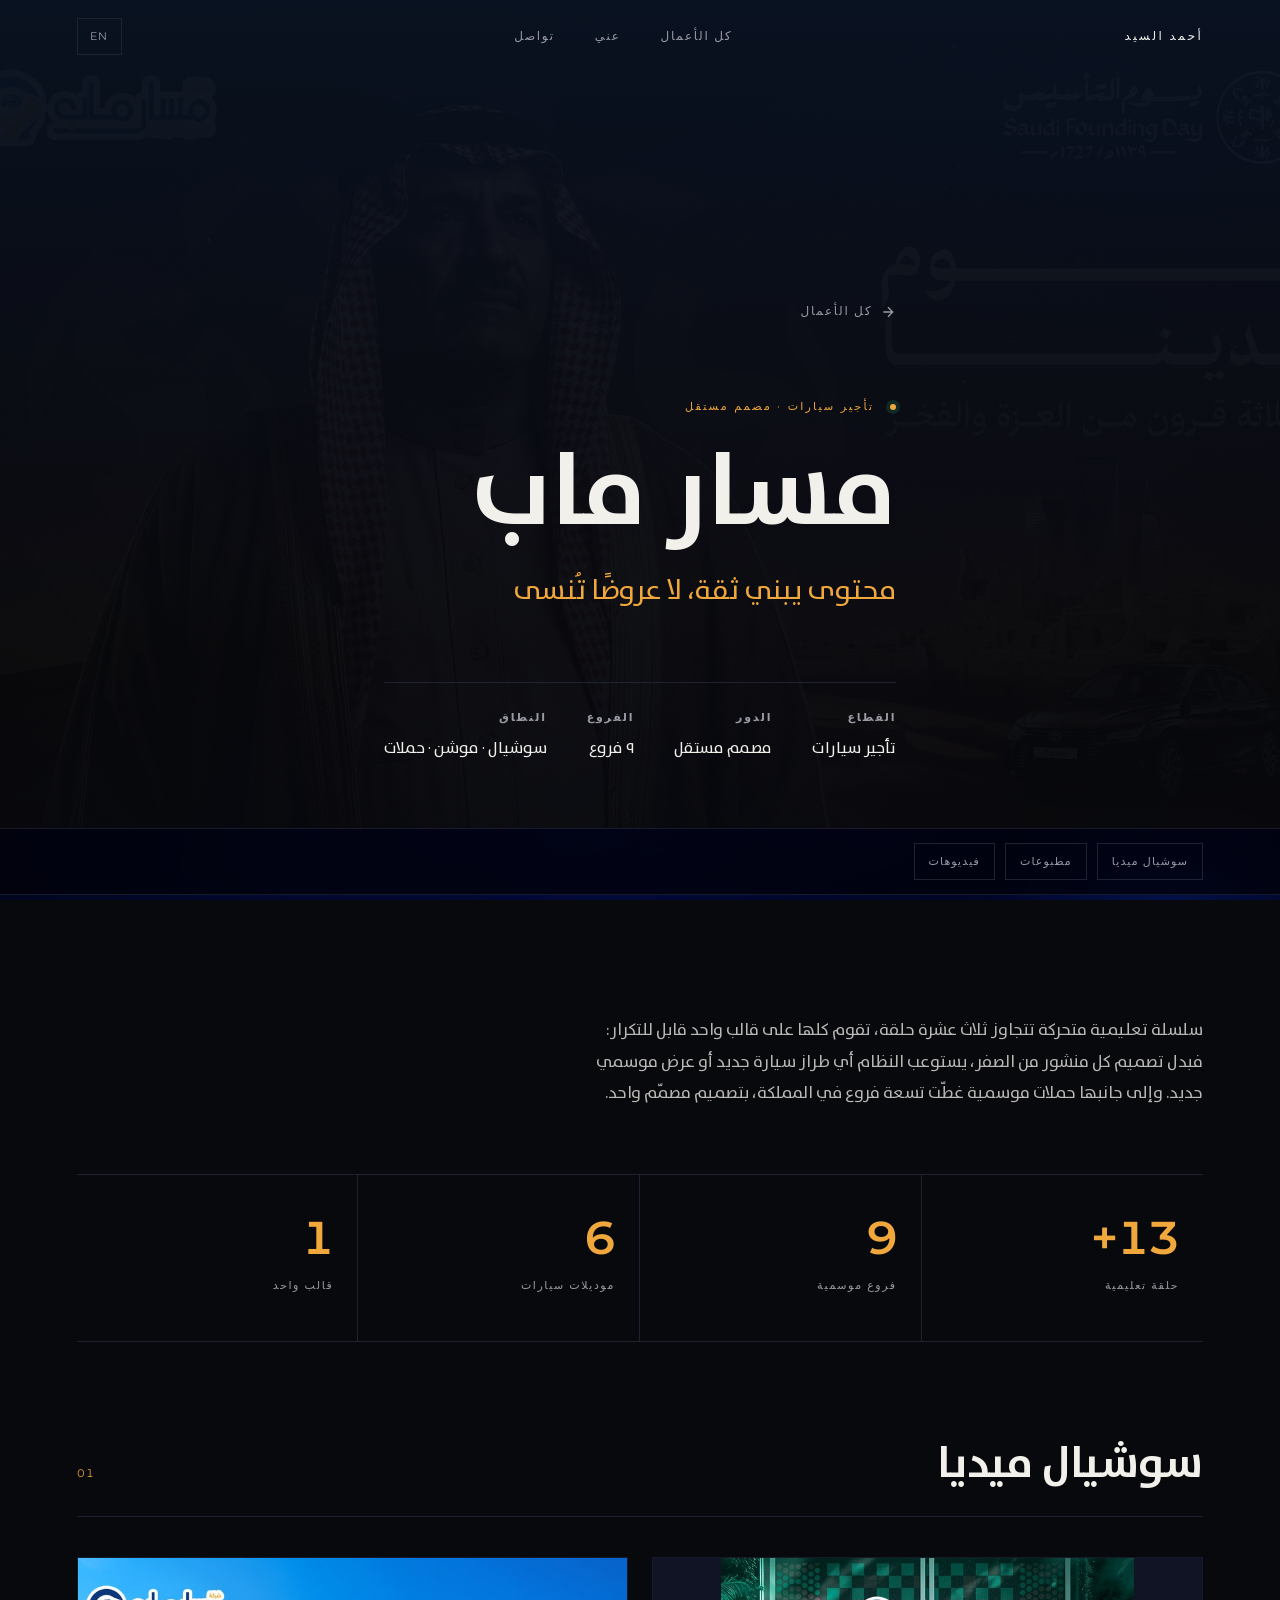
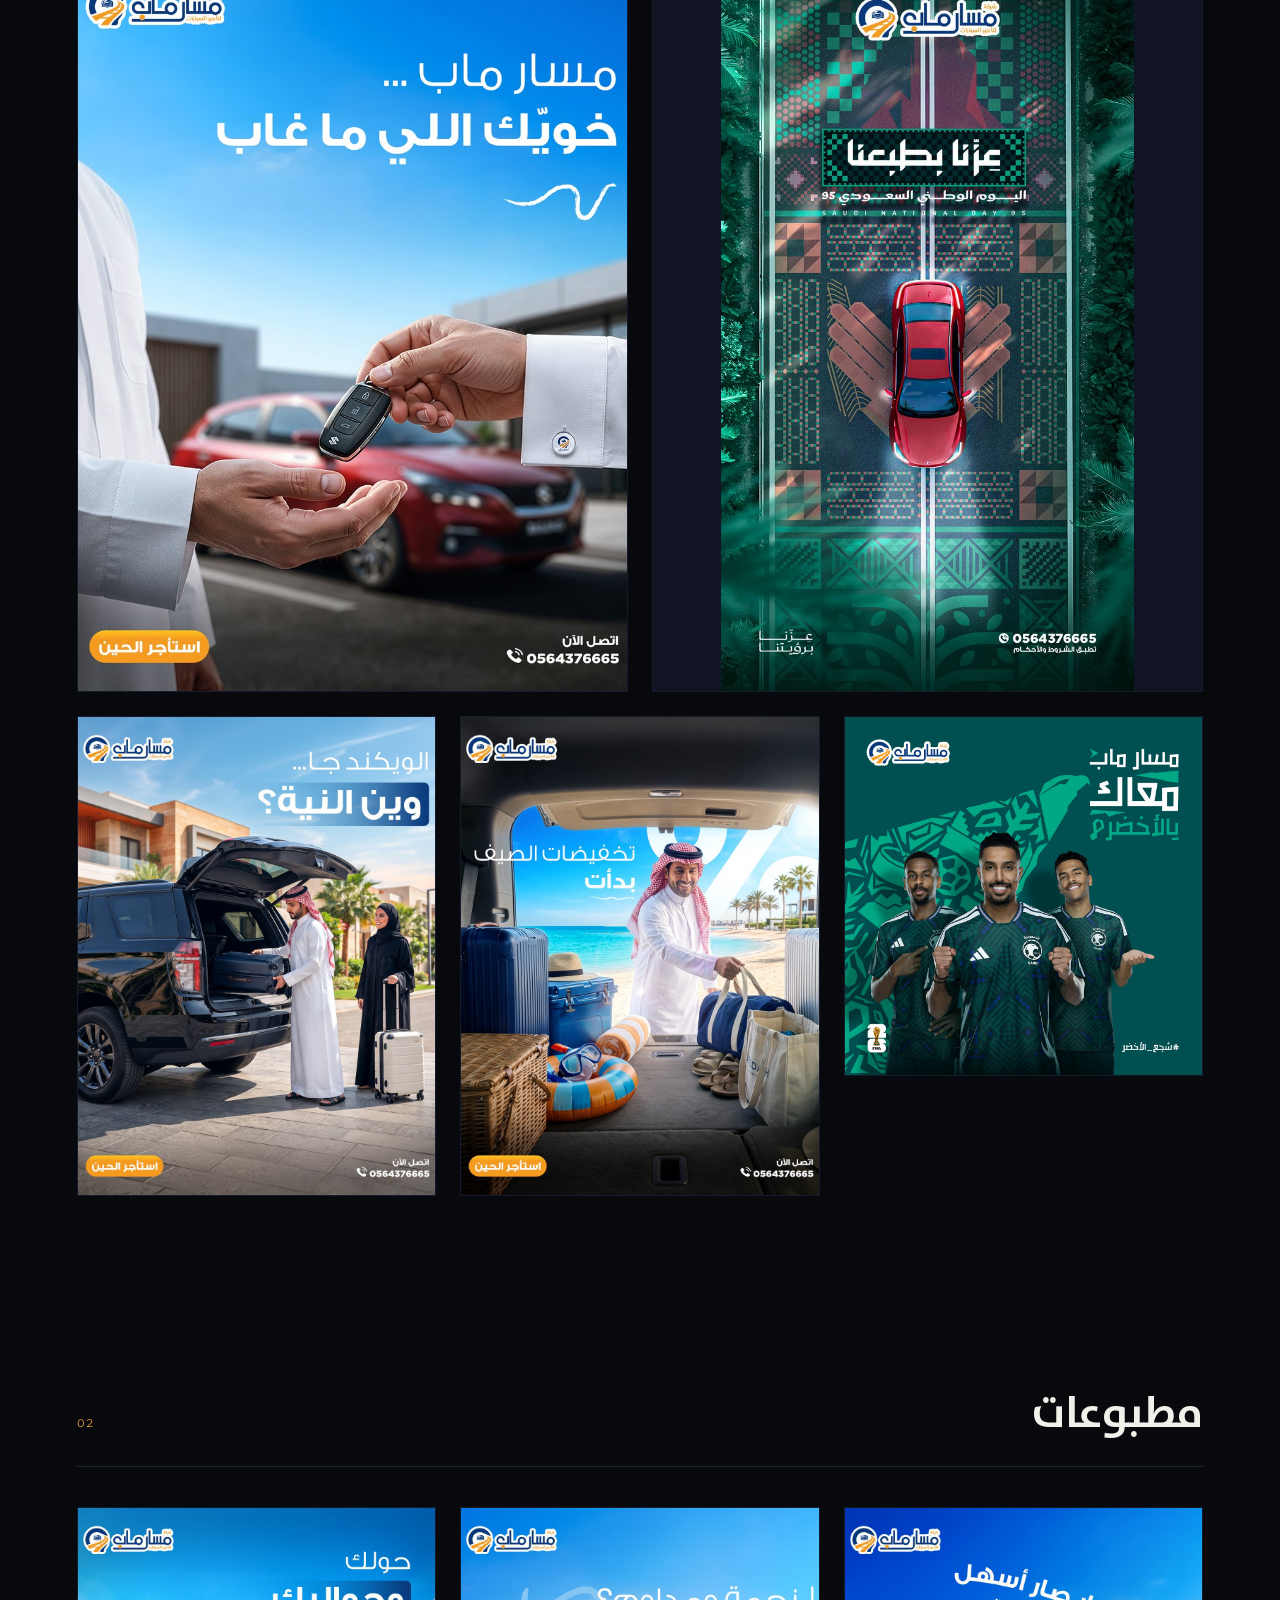
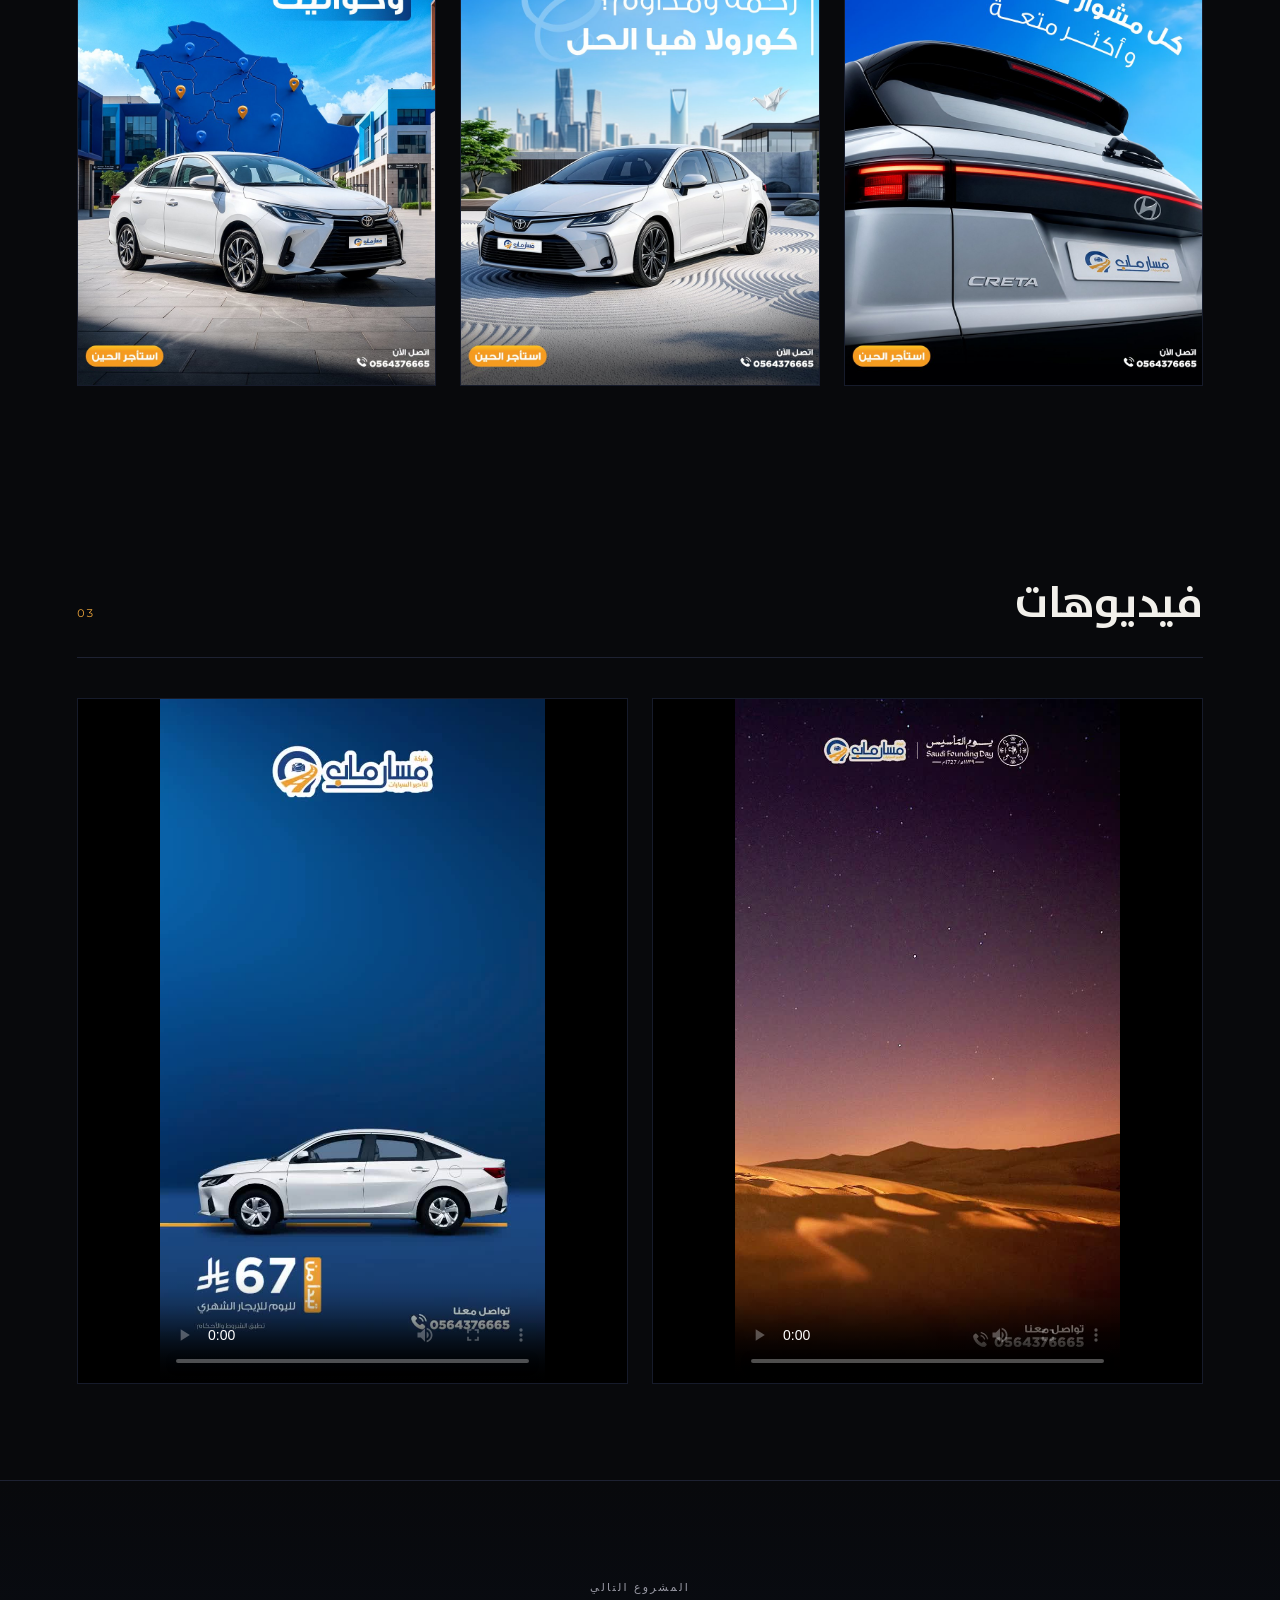
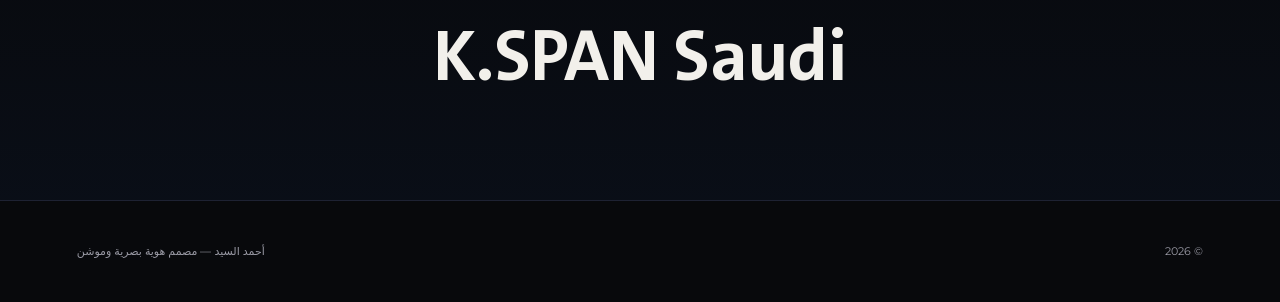
<file: masarmap.html>
<!DOCTYPE html>
<html lang="ar" dir="rtl">
<head>
<meta charset="utf-8">
<meta name="viewport" content="width=device-width,initial-scale=1">
<title>Masar Map — أحمد السيد</title>
<meta name="description" content="محتوى يبني ثقة لشركة تأجير سيارات: سلسلة تعليمية متحركة من أكثر من 13 حلقة بقالب واحد، وحملات موسمية لتسعة فروع بتصميم مصمم واحد.">
<meta property="og:type" content="website">
<meta property="og:title" content="Masar Map — أحمد السيد">
<meta property="og:image" content="assets/images/masarmap/hero.jpg">
<link rel="preconnect" href="https://fonts.googleapis.com">
<link rel="preconnect" href="https://fonts.gstatic.com" crossorigin>
<link href="https://fonts.googleapis.com/css2?family=Montserrat:ital,wght@0,300;0,400;0,500;0,600;1,400&display=swap" rel="stylesheet">
<link rel="stylesheet" href="assets/css/site.css">
<link rel="stylesheet" href="assets/css/case.css">
<style>
  :root{
    --brand:#173B7A;       /* Masar Map navy */
    --brand-tint:#F0A73C;  /* road-sign orange */
  }
</style>
</head>
<body data-title-ar="Masar Map — أحمد السيد" data-title-en="Masar Map — Ahmed Elsayed">

<!-- ══════════ NAV ══════════ -->
<header class="nav" id="nav">
  <div class="wrap nav-in">
    <a class="brand" href="index.html" data-ar="أحمد السيد" data-en="Ahmed Elsayed">أحمد السيد</a>
    <nav class="nav-links">
      <a href="index.html#work" data-ar="كل الأعمال" data-en="All Work">كل الأعمال</a>
      <a href="index.html#about" data-ar="عني" data-en="About">عني</a>
      <a href="index.html#contact" data-ar="تواصل" data-en="Contact">تواصل</a>
    </nav>
    <div class="ctrls">
      <button class="ctrl" id="langBtn" type="button">EN</button>
    </div>
  </div>
</header>

<!-- ══════════ CASE HERO ══════════ -->
<section class="case-hero">
  <div class="case-hero-bg"><img src="assets/images/masarmap/hero.jpg" alt="" loading="eager"></div>
  <div class="wrap case-hero-in">
    <a class="back-link" href="index.html#work" data-ar="كل الأعمال" data-en="All Work">
      <svg width="16" height="16" viewBox="0 0 24 24" fill="none" stroke="currentColor" stroke-width="2"><path d="M19 12H5M12 19l-7-7 7-7"/></svg>
      <span data-ar="كل الأعمال" data-en="All Work">كل الأعمال</span>
    </a>
    <div class="case-eyebrow load-in" style="margin-block-start:var(--s5)">
      <span class="dot"></span>
      <span data-ar="تأجير سيارات · مصمم مستقل" data-en="Car Rental · Freelance Designer">تأجير سيارات · مصمم مستقل</span>
    </div>
    <h1 class="case-title load-in" data-ar="مسار ماب" data-en="Masar Map">مسار ماب</h1>
    <p class="case-tagline load-in" data-ar="محتوى يبني ثقة، لا عروضًا تُنسى" data-en="Content that builds trust, not fading offers">محتوى يبني ثقة، لا عروضًا تُنسى</p>
    <div class="case-meta-row load-in">
      <div><b data-ar="القطاع" data-en="Sector">القطاع</b><span data-ar="تأجير سيارات" data-en="Car Rental">تأجير سيارات</span></div>
      <div><b data-ar="الدور" data-en="Role">الدور</b><span data-ar="مصمم مستقل" data-en="Freelance Designer">مصمم مستقل</span></div>
      <div><b data-ar="الفروع" data-en="Branches">الفروع</b><span data-ar="٩ فروع" data-en="9 branches">٩ فروع</span></div>
      <div><b data-ar="النطاق" data-en="Scope">النطاق</b><span data-ar="سوشيال · موشن · حملات" data-en="Social · Motion · Campaigns">سوشيال · موشن · حملات</span></div>
    </div>
  </div>
</section>

<!-- ══════════ JUMP NAV ══════════ -->
<nav class="case-jump wrap" aria-label="Section navigation">
  <a href="#social" data-ar="سوشيال ميديا" data-en="Social Media">سوشيال ميديا</a>
  <a href="#print" data-ar="مطبوعات" data-en="Print">مطبوعات</a>
  <a href="#videos" data-ar="فيديوهات" data-en="Videos">فيديوهات</a>
</nav>

<!-- ══════════ OVERVIEW ══════════ -->
<section class="case-sec" id="overview">
  <div class="wrap">
    <p class="case-lede rv" data-ar="سلسلة تعليمية متحركة تتجاوز ثلاث عشرة حلقة، تقوم كلها على قالب واحد قابل للتكرار: فبدل تصميم كل منشور من الصفر، يستوعب النظام أي طراز سيارة جديد أو عرض موسمي جديد. وإلى جانبها حملات موسمية غطّت تسعة فروع في المملكة، بتصميم مصمّم واحد." data-en="An animated educational series of 13+ episodes, all built on one repeatable template — instead of designing each post from scratch, the system absorbs any new car model or seasonal offer. Seasonal campaigns reached nine branches across the Kingdom, all from a single designer.">سلسلة تعليمية متحركة تتجاوز ثلاث عشرة حلقة، تقوم كلها على قالب واحد قابل للتكرار: فبدل تصميم كل منشور من الصفر، يستوعب النظام أي طراز سيارة جديد أو عرض موسمي جديد. وإلى جانبها حملات موسمية غطّت تسعة فروع في المملكة، بتصميم مصمّم واحد.</p>

    <div class="case-stats rv">
      <div><b data-count="13" data-suffix="+">13+</b><span data-ar="حلقة تعليمية" data-en="Educational episodes">حلقة تعليمية</span></div>
      <div><b data-count="9">9</b><span data-ar="فروع موسمية" data-en="Seasonal branches">فروع موسمية</span></div>
      <div><b data-count="6">6</b><span data-ar="موديلات سيارات" data-en="Car models">موديلات سيارات</span></div>
      <div><b data-count="1">1</b><span data-ar="قالب واحد لكل شيء" data-en="One template for everything">قالب واحد</span></div>
    </div>
  </div>
</section>

<!-- ══════════ SOCIAL MEDIA ══════════ -->
<section class="case-sec" style="padding-block-start:0" id="social">
  <div class="wrap">
    <div class="case-shead rv">
      <h2 data-ar="سوشيال ميديا" data-en="Social media">سوشيال ميديا</h2>
      <span class="idx">01</span>
    </div>
    <div class="case-gallery g-2 rv" style="margin-block-end:var(--s3)">
      <figure class="case-frame r-3x4c">
        <img src="assets/images/masarmap/national-day.jpg" alt="Saudi National Day campaign" loading="lazy" style="object-fit:contain">
        <figcaption class="case-cap" data-ar="اليوم الوطني" data-en="National Day">اليوم الوطني</figcaption>
      </figure>
      <figure class="case-frame r-3x4c">
        <img src="assets/images/masarmap/key-handoff.jpg" alt="Key handoff campaign" loading="lazy">
        <figcaption class="case-cap" data-ar="خويك اللي ما غاب" data-en="The friend who never left">خويك اللي ما غاب</figcaption>
      </figure>
    </div>
    <div class="case-gallery g-3 rv">
      <figure class="case-frame r-1x1c">
        <img src="assets/images/masarmap/worldcup.jpg" alt="World Cup campaign" loading="lazy">
        <figcaption class="case-cap" data-ar="كأس العالم" data-en="World Cup">كأس العالم</figcaption>
      </figure>
      <figure class="case-frame r-3x4c">
        <img src="assets/images/masarmap/summer-offer.jpg" alt="Summer offer" loading="lazy">
        <figcaption class="case-cap" data-ar="تخفيضات الصيف" data-en="Summer sale">تخفيضات الصيف</figcaption>
      </figure>
      <figure class="case-frame r-3x4c">
        <img src="assets/images/masarmap/weekend-getaway.jpg" alt="Weekend getaway" loading="lazy">
        <figcaption class="case-cap" data-ar="الويكند جا" data-en="Weekend's here">الويكند جا</figcaption>
      </figure>
    </div>
  </div>
</section>

<!-- ══════════ PRINT ══════════ -->
<section class="case-sec" id="print">
  <div class="wrap">
    <div class="case-shead rv">
      <h2 data-ar="مطبوعات" data-en="Print">مطبوعات</h2>
      <span class="idx">02</span>
    </div>
    <div class="case-gallery g-3 rv">
      <figure class="case-frame r-3x4c">
        <img src="assets/images/masarmap/creta.jpg" alt="Hyundai Creta campaign" loading="lazy">
        <figcaption class="case-cap" data-ar="Hyundai Creta" data-en="Hyundai Creta">Hyundai Creta</figcaption>
      </figure>
      <figure class="case-frame r-3x4c">
        <img src="assets/images/masarmap/corolla.jpg" alt="Toyota Corolla campaign" loading="lazy">
        <figcaption class="case-cap" data-ar="Toyota Corolla" data-en="Toyota Corolla">Toyota Corolla</figcaption>
      </figure>
      <figure class="case-frame r-3x4c">
        <img src="assets/images/masarmap/yaris-ksa-map.jpg" alt="Toyota Yaris nationwide coverage" loading="lazy">
        <figcaption class="case-cap" data-ar="حولك وحواليك" data-en="Wherever you are">حولك وحواليك</figcaption>
      </figure>
    </div>
  </div>
</section>

<!-- ══════════ VIDEOS ══════════ -->
<section class="case-sec" id="videos">
  <div class="wrap">
    <div class="case-shead rv">
      <h2 data-ar="فيديوهات" data-en="Videos">فيديوهات</h2>
      <span class="idx">03</span>
    </div>
    <div class="case-gallery g-2 rv">
      <figure class="case-video case-video-9x16" style="border:1px solid var(--line-soft);display:flex;justify-content:center">
        <video controls preload="metadata" poster="assets/images/masarmap/posters/masarmap-founding-day-poster.jpg" playsinline>
          <source src="assets/video/masarmap-founding-day.mp4" type="video/mp4">
        </video>
      </figure>
      <figure class="case-video case-video-9x16" style="border:1px solid var(--line-soft);display:flex;justify-content:center">
        <video controls preload="metadata" poster="assets/images/masarmap/posters/masarmap-yaris-poster.jpg" playsinline>
          <source src="assets/video/masarmap-yaris.mp4" type="video/mp4">
        </video>
      </figure>
    </div>
  </div>
</section>

<!-- ══════════ NEXT PROJECT ══════════ -->
<a class="next-proj" href="kspan.html">
  <div class="wrap">
    <div class="eyebrow" data-ar="المشروع التالي" data-en="Next project">المشروع التالي</div>
    <h3 data-ar="K.SPAN Saudi" data-en="K.SPAN Saudi">K.SPAN Saudi</h3>
  </div>
</a>

<footer style="padding-block:var(--s4);border-block-start:1px solid var(--line)">
  <div class="wrap" style="display:flex;justify-content:space-between;font-family:var(--sans);font-size:11px;color:var(--dim)">
    <span>© 2026</span>
    <span data-ar="أحمد السيد — مصمم هوية بصرية وموشن" data-en="Ahmed Elsayed — Brand Identity &amp; Motion Designer">أحمد السيد — مصمم هوية بصرية وموشن</span>
  </div>
</footer>

<script src="assets/js/site.js"></script>
</body>
</html>
</file>
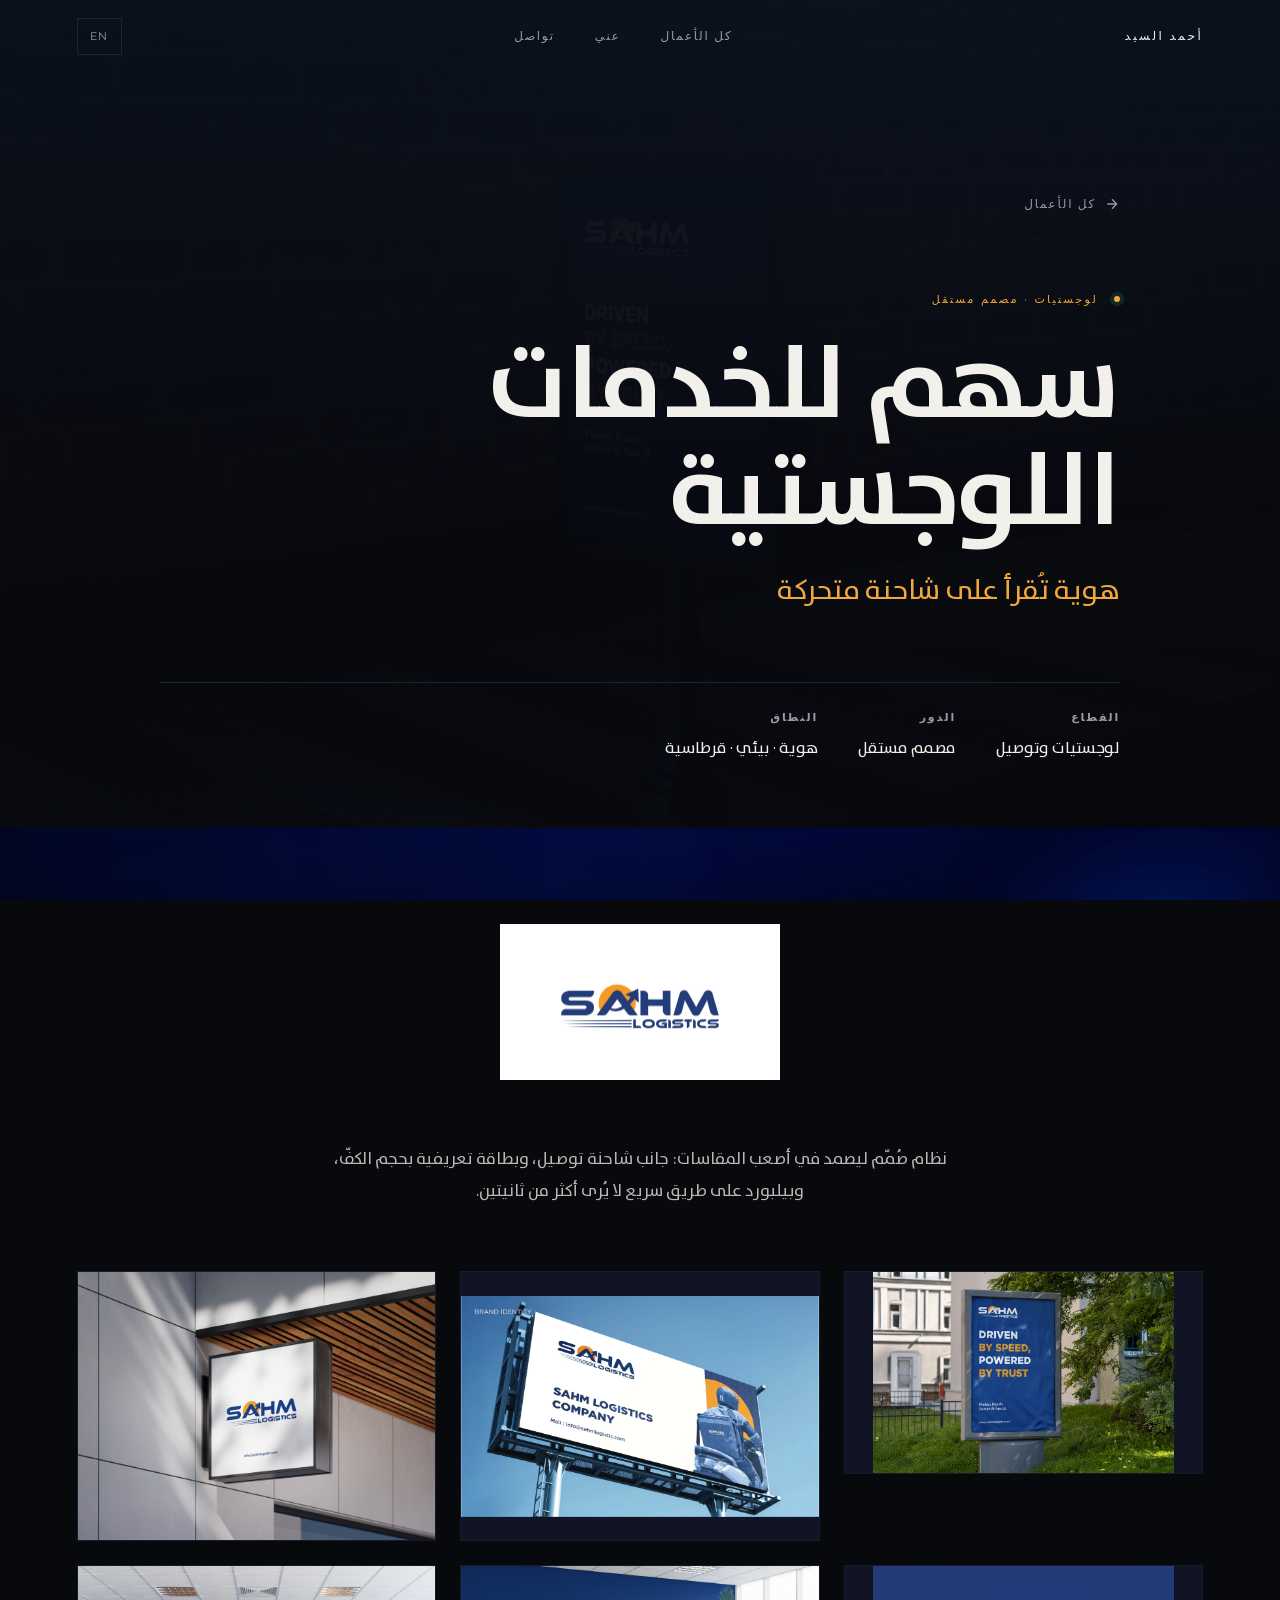
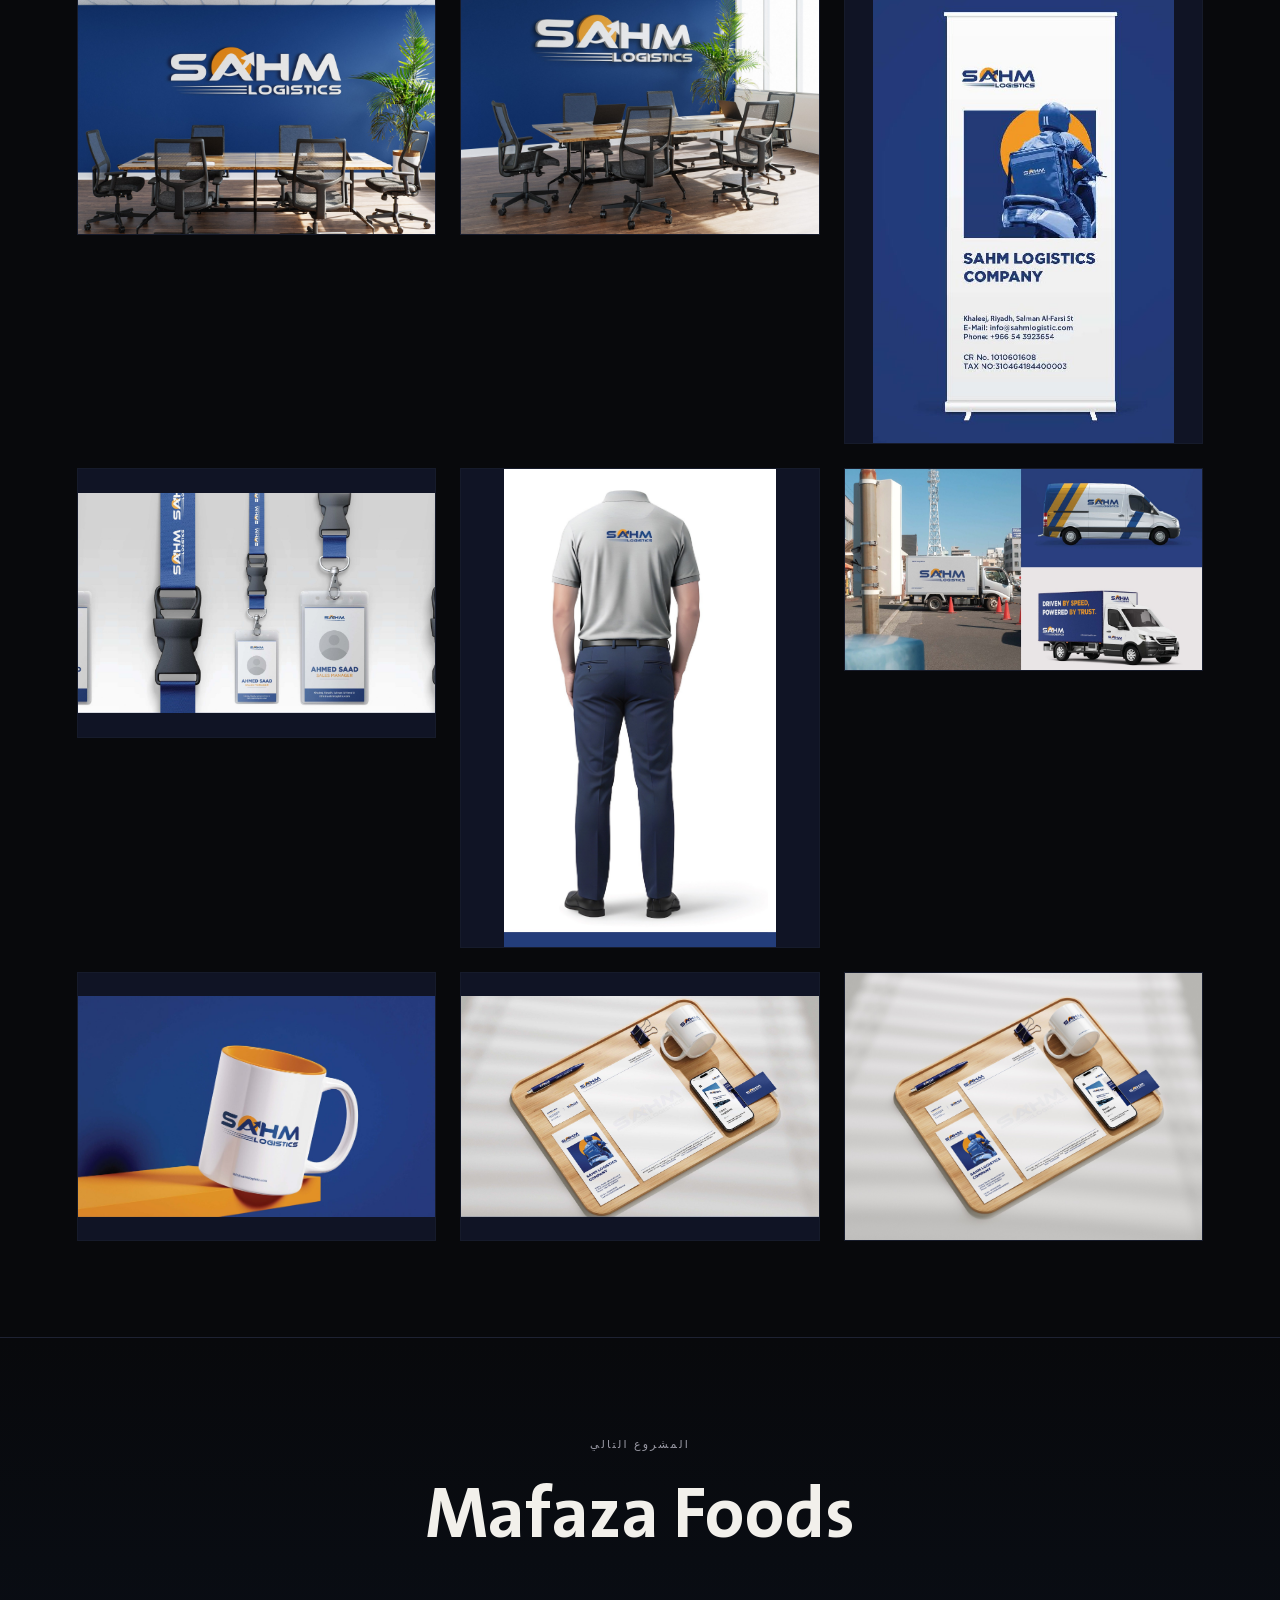
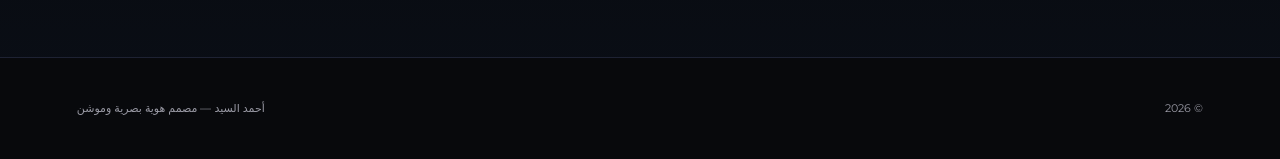
<file: sahm.html>
<!DOCTYPE html>
<html lang="ar" dir="rtl">
<head>
<meta charset="utf-8">
<meta name="viewport" content="width=device-width,initial-scale=1">
<title>SAHM Logistics — أحمد السيد</title>
<meta name="description" content="هوية سهم للخدمات اللوجستية: نظام صُمّم ليصمد في أصعب المقاسات — جانب شاحنة، وبطاقة تعريفية بحجم الكف، وبيلبورد على طريق سريع.">
<meta property="og:type" content="website">
<meta property="og:title" content="SAHM Logistics — أحمد السيد">
<meta property="og:image" content="assets/images/sahm/hero.jpg">
<link rel="preconnect" href="https://fonts.googleapis.com">
<link rel="preconnect" href="https://fonts.gstatic.com" crossorigin>
<link href="https://fonts.googleapis.com/css2?family=Montserrat:ital,wght@0,300;0,400;0,500;0,600;1,400&display=swap" rel="stylesheet">
<link rel="stylesheet" href="assets/css/site.css">
<link rel="stylesheet" href="assets/css/case.css">
<style>
  :root{
    --brand:#173463;       /* SAHM navy */
    --brand-tint:#F0A73C;  /* sun-arrow orange */
  }
</style>
</head>
<body data-title-ar="SAHM Logistics — أحمد السيد" data-title-en="SAHM Logistics — Ahmed Elsayed">

<!-- ══════════ NAV ══════════ -->
<header class="nav" id="nav">
  <div class="wrap nav-in">
    <a class="brand" href="index.html" data-ar="أحمد السيد" data-en="Ahmed Elsayed">أحمد السيد</a>
    <nav class="nav-links">
      <a href="index.html#work" data-ar="كل الأعمال" data-en="All Work">كل الأعمال</a>
      <a href="index.html#about" data-ar="عني" data-en="About">عني</a>
      <a href="index.html#contact" data-ar="تواصل" data-en="Contact">تواصل</a>
    </nav>
    <div class="ctrls">
      <button class="ctrl" id="langBtn" type="button">EN</button>
    </div>
  </div>
</header>

<!-- ══════════ CASE HERO ══════════ -->
<section class="case-hero">
  <div class="case-hero-bg"><img src="assets/images/sahm/hero.jpg" alt="" loading="eager"></div>
  <div class="wrap case-hero-in">
    <a class="back-link" href="index.html#work" data-ar="كل الأعمال" data-en="All Work">
      <svg width="16" height="16" viewBox="0 0 24 24" fill="none" stroke="currentColor" stroke-width="2"><path d="M19 12H5M12 19l-7-7 7-7"/></svg>
      <span data-ar="كل الأعمال" data-en="All Work">كل الأعمال</span>
    </a>
    <div class="case-eyebrow load-in" style="margin-block-start:var(--s5)">
      <span class="dot"></span>
      <span data-ar="لوجستيات · مصمم مستقل" data-en="Logistics · Freelance Designer">لوجستيات · مصمم مستقل</span>
    </div>
    <h1 class="case-title load-in" data-ar="سهم للخدمات اللوجستية" data-en="SAHM Logistics">سهم للخدمات اللوجستية</h1>
    <p class="case-tagline load-in" data-ar="هوية تُقرأ على شاحنة متحركة" data-en="An identity legible on a moving truck">هوية تُقرأ على شاحنة متحركة</p>
    <div class="case-meta-row load-in">
      <div><b data-ar="القطاع" data-en="Sector">القطاع</b><span data-ar="لوجستيات وتوصيل" data-en="Logistics &amp; Delivery">لوجستيات وتوصيل</span></div>
      <div><b data-ar="الدور" data-en="Role">الدور</b><span data-ar="مصمم مستقل" data-en="Freelance Designer">مصمم مستقل</span></div>
      <div><b data-ar="النطاق" data-en="Scope">النطاق</b><span data-ar="هوية · بيئي · قرطاسية" data-en="Identity · Environmental · Stationery">هوية · بيئي · قرطاسية</span></div>
    </div>
  </div>
</section>

<!-- ══════════ IDENTITY ══════════ -->
<section class="case-sec" id="identity">
  <div class="wrap">
    <div class="rv" style="max-width:280px;margin-inline:auto;margin-block-end:var(--s5);padding:var(--s4);background:#fff">
      <img src="assets/images/sahm/logo.png" alt="SAHM logo" loading="eager" style="width:100%;height:auto;display:block">
    </div>
    <p class="case-lede rv" style="margin-inline:auto;text-align:center" data-ar="نظام صُمّم ليصمد في أصعب المقاسات: جانب شاحنة توصيل، وبطاقة تعريفية بحجم الكفّ، وبيلبورد على طريق سريع لا يُرى أكثر من ثانيتين." data-en="A system built to survive the hardest scales: the side of a delivery truck, a palm-sized ID card, and a highway billboard seen for two seconds.">نظام صُمّم ليصمد في أصعب المقاسات: جانب شاحنة توصيل، وبطاقة تعريفية بحجم الكفّ، وبيلبورد على طريق سريع لا يُرى أكثر من ثانيتين.</p>

    <div class="case-gallery g-3 rv" style="margin-block-start:var(--s5)">
      <figure class="case-frame r-16x9"><img src="assets/images/sahm/citylight-day.jpg" alt="SAHM citylight billboard, daytime" loading="lazy" style="object-fit:contain"></figure>
      <figure class="case-frame r-4x3c"><img src="assets/images/sahm/billboard.jpg" alt="SAHM highway billboard" loading="lazy" style="object-fit:contain"></figure>
      <figure class="case-frame r-4x3c"><img src="assets/images/sahm/signboard.jpg" alt="SAHM exterior signboard" loading="lazy"></figure>
      <figure class="case-frame r-3x4c"><img src="assets/images/sahm/standee-rider.jpg" alt="SAHM promotional standee with delivery rider" loading="lazy" style="object-fit:contain"></figure>
      <figure class="case-frame r-4x3c"><img src="assets/images/sahm/office.jpg" alt="SAHM office signage, navy wall" loading="lazy"></figure>
      <figure class="case-frame r-4x3c"><img src="assets/images/sahm/office-white.jpg" alt="SAHM office signage, white wall" loading="lazy"></figure>
      <figure class="case-frame r-16x9"><img src="assets/images/sahm/delivery-fleet.jpg" alt="SAHM delivery van and truck livery" loading="lazy"></figure>
      <figure class="case-frame r-3x4c"><img src="assets/images/sahm/uniform.jpg" alt="SAHM staff uniform" loading="lazy" style="object-fit:contain"></figure>
      <figure class="case-frame r-4x3c"><img src="assets/images/sahm/lanyard-id.jpg" alt="SAHM ID badge and lanyard" loading="lazy" style="object-fit:contain"></figure>
      <figure class="case-frame r-4x3c"><img src="assets/images/sahm/stationery.jpg" alt="SAHM stationery flatlay" loading="lazy"></figure>
      <figure class="case-frame r-4x3c"><img src="assets/images/sahm/desk-flatlay.jpg" alt="SAHM desk flatlay" loading="lazy" style="object-fit:contain"></figure>
      <figure class="case-frame r-4x3c"><img src="assets/images/sahm/mug.jpg" alt="SAHM branded mug" loading="lazy" style="object-fit:contain"></figure>
    </div>
  </div>
</section>

<!-- ══════════ NEXT PROJECT ══════════ -->
<a class="next-proj" href="mafaza.html">
  <div class="wrap">
    <div class="eyebrow" data-ar="المشروع التالي" data-en="Next project">المشروع التالي</div>
    <h3 data-ar="Mafaza Foods" data-en="Mafaza Foods">Mafaza Foods</h3>
  </div>
</a>

<footer style="padding-block:var(--s4);border-block-start:1px solid var(--line)">
  <div class="wrap" style="display:flex;justify-content:space-between;font-family:var(--sans);font-size:11px;color:var(--dim)">
    <span>© 2026</span>
    <span data-ar="أحمد السيد — مصمم هوية بصرية وموشن" data-en="Ahmed Elsayed — Brand Identity &amp; Motion Designer">أحمد السيد — مصمم هوية بصرية وموشن</span>
  </div>
</footer>

<script src="assets/js/site.js"></script>
</body>
</html>
</file>
<file: assets/css/site.css>
/* ============================================================
   Ahmed Elsayed — Portfolio
   Visual direction: EDITORIAL NOIR
   Ref: PORTFOLIO_STRATEGY.md §8
   ============================================================ */

/* ---------- fonts (local — §9.1) ---------- */
@font-face{
  font-family:'Bahij TheSansArabic';
  src:url('../fonts/bahij-thesansarabic-regular.woff2') format('woff2'),
      url('../fonts/bahij-thesansarabic-regular.ttf') format('truetype');
  font-weight:400;font-style:normal;font-display:swap;
}
@font-face{
  font-family:'Bahij TheSansArabic';
  src:url('../fonts/bahij-thesansarabic-bold.woff2') format('woff2'),
      url('../fonts/bahij-thesansarabic-bold.ttf') format('truetype');
  font-weight:700;font-style:normal;font-display:swap;
}

/* ---------- tokens (§8.2, §8.3, §8.5) ---------- */
:root{
  --ink:#08090C;
  --raised:#101425;
  --line:#1E2233;
  --line-soft:#161B2B;
  --paper:#F2F0EB;
  --paper-2:#B9B8B4;
  --dim:#9A9AA5;
  --accent:#2E6BE6;
  --link:#5B90F7;
  --band:#F4F1EA;
  --band-ink:#141414;
  --band-line:#DFD9CC;

  --serif:'Montserrat',system-ui,-apple-system,sans-serif;
  --sans:'Montserrat',system-ui,-apple-system,sans-serif;
  --ar-display:'Bahij TheSansArabic',system-ui,sans-serif;
  --ar-body:'Bahij TheSansArabic',system-ui,sans-serif;

  --ease:cubic-bezier(.22,1,.36,1);
  --s1:8px; --s2:16px; --s3:24px; --s4:40px; --s5:64px; --s6:96px; --s7:160px;
  --gutter:6vw;
  --max:1440px;
}
/* ---------- reset ---------- */
*,*::before,*::after{box-sizing:border-box;margin:0;padding:0}
html{scroll-behavior:smooth;-webkit-text-size-adjust:100%}
body{
  background:var(--ink);color:var(--paper);
  font-family:var(--ar-body);font-size:17px;line-height:1.9;
  font-weight:400;-webkit-font-smoothing:antialiased;
  text-rendering:optimizeLegibility;overflow-x:hidden;
  position:relative;
}
/* ---------- sitewide ambient glow (personal identity background) ----------
   Fixed behind all pages — a soft blue haze rising out of near-black,
   sampled from Ahmed's own reference photography. Replaces the old flat
   --ink fill so the whole site (not just case-hero sections) carries his
   identity, not just Mafaza/K.Span/etc.'s own brand tint. */
body::before{
  content:"";position:fixed;inset:0;z-index:-2;background:#020207;
  background-image:
    radial-gradient(120% 70% at 18% 100%, rgba(3,20,110,.55), transparent 62%),
    radial-gradient(90% 60% at 88% 8%, rgba(4,26,120,.28), transparent 58%),
    url('../images/bg/site-glow.jpg');
  background-repeat:no-repeat;
  background-size:cover;
  background-position:center bottom;
}
/* faint top-to-bottom vignette so long text-heavy sections stay legible
   over the glow without flattening it to solid black */
body::after{
  content:"";position:fixed;inset:0;z-index:-1;
  background:linear-gradient(180deg, rgba(2,2,7,.35) 0%, rgba(2,2,7,.08) 22%, rgba(2,2,7,.08) 78%, rgba(2,2,7,.4) 100%);
}
html[lang="en"] body{font-family:var(--sans);line-height:1.75;font-weight:300}
img,video{display:block;max-width:100%;height:auto}
a{color:inherit;text-decoration:none}
button{font:inherit;color:inherit;background:none;border:0;cursor:pointer}
::selection{background:var(--accent);color:#fff}

/* ---------- typography (§8.3) ---------- */
h1,h2,h3,h4{font-family:var(--ar-display);font-weight:700;line-height:1.25;letter-spacing:0}
html[lang="en"] h1,html[lang="en"] h2,html[lang="en"] h3,html[lang="en"] h4{
  font-family:var(--serif);font-weight:500;line-height:1.06;letter-spacing:-.03em;
}
.display{font-size:clamp(56px,11.5vw,176px)}
h2{font-size:clamp(34px,5vw,64px)}
h3{font-size:clamp(24px,3.2vw,40px)}

.meta{
  font-family:var(--sans);font-size:11px;font-weight:400;
  letter-spacing:.22em;text-transform:uppercase;color:var(--dim);
  line-height:1.6;
}
.idx{
  font-family:var(--sans);font-size:11px;letter-spacing:.18em;
  color:#4B5470;font-variant-numeric:tabular-nums;
}
.lede{font-size:clamp(17px,1.45vw,20px);color:var(--paper-2);max-width:58ch}

/* ---------- layout ---------- */
.wrap{max-width:var(--max);margin-inline:auto;padding-inline:var(--gutter)}
.sec{padding-block:clamp(72px,9vw,var(--s7))}
.rule{height:1px;background:var(--line);border:0}
.rule-soft{height:1px;background:var(--line-soft);border:0}

/* section head — editorial: rule + index + title */
.shead{display:grid;grid-template-columns:auto 1fr;gap:var(--s3);align-items:baseline;
  padding-block-start:var(--s3);border-block-start:1px solid var(--line);margin-block-end:var(--s5)}
.shead .t{display:flex;justify-content:space-between;align-items:baseline;gap:var(--s3);flex-wrap:wrap}
.shead h2{margin-inline-end:auto}

/* ---------- nav ---------- */
.nav{position:fixed;inset-block-start:0;inset-inline:0;z-index:60;
  transition:background .35s var(--ease),border-color .35s var(--ease);
  border-block-end:1px solid transparent}
.nav.solid{background:rgba(2,2,7,.82);backdrop-filter:blur(16px);border-block-end-color:var(--line)}
.nav-in{display:flex;align-items:center;justify-content:space-between;gap:var(--s3);padding-block:18px}
.brand{font-family:var(--sans);font-size:12px;letter-spacing:.2em;text-transform:uppercase}
.nav-links{display:flex;gap:var(--s4);font-family:var(--sans);font-size:12px;
  letter-spacing:.14em;text-transform:uppercase;color:var(--dim)}
.nav-links a{position:relative;padding-block:2px;transition:color .2s}
.nav-links a::after{content:"";position:absolute;inset-inline:0;inset-block-end:0;height:1px;
  background:var(--paper);transform:scaleX(0);transform-origin:inline-start;transition:transform .3s var(--ease)}
.nav-links a:hover{color:var(--paper)}
.nav-links a:hover::after{transform:scaleX(1)}
.ctrls{display:flex;gap:var(--s1)}
.ctrl{font-family:var(--sans);font-size:11px;letter-spacing:.14em;text-transform:uppercase;
  color:var(--dim);border:1px solid var(--line);padding:7px 12px;transition:.2s var(--ease)}
.ctrl:hover{color:var(--paper);border-color:#38415e}
@media(max-width:860px){.nav-links{display:none}}

/* ---------- hero (§7.1 — typography-led, no hero image) ---------- */
.hero{min-height:100svh;display:flex;align-items:flex-end;padding-block:150px var(--s5)}
.hero .wrap{width:100%}
.hero .top{display:flex;justify-content:space-between;gap:var(--s3);
  padding-block-end:var(--s3);border-block-end:1px solid var(--line);margin-block-end:var(--s4)}
.hero h1{margin-block-end:var(--s3)}
.hero .role{font-family:var(--ar-display);font-size:clamp(20px,2.6vw,34px);line-height:1.4;margin-block-end:var(--s2)}
html[lang="en"] .hero .role{font-family:var(--serif);font-style:italic;line-height:1.2}
.hero .sub{font-family:var(--sans);font-size:12px;letter-spacing:.2em;text-transform:uppercase;
  color:var(--dim);margin-block-end:var(--s4)}
.hero .lede{margin-block-end:var(--s4)}
.hero-foot{display:flex;justify-content:space-between;align-items:flex-end;gap:var(--s4);flex-wrap:wrap;
  padding-block-start:var(--s3);border-block-start:1px solid var(--line);margin-block-start:var(--s5)}

.actions{display:flex;gap:var(--s3);flex-wrap:wrap;align-items:center}
.btn{display:inline-flex;align-items:center;gap:10px;font-family:var(--sans);font-size:12px;
  letter-spacing:.16em;text-transform:uppercase;padding:16px 30px;transition:transform .3s var(--ease),background .25s var(--ease),border-color .25s var(--ease),box-shadow .3s var(--ease)}
.btn-solid{background:var(--paper);color:var(--ink)}
.btn-solid:hover{background:#fff;transform:translateY(-2px);box-shadow:0 10px 24px rgba(0,0,0,.28)}
.btn-line{border:1px solid var(--line);color:var(--paper)}
.btn-line:hover{border-color:var(--paper);transform:translateY(-2px)}
.btn:active{transform:translateY(0);transition-duration:.1s}
.avail{display:inline-flex;align-items:center;gap:10px;font-family:var(--sans);font-size:11.5px;
  letter-spacing:.14em;text-transform:uppercase;color:var(--dim)}
.dot{width:7px;height:7px;border-radius:50%;background:#3DDC84;flex:none;
  box-shadow:0 0 0 4px rgba(61,220,132,.13)}

/* ---------- stats (§7.2 — editorial, hairline separated) ---------- */
.stats{display:grid;grid-template-columns:repeat(4,1fr);border-block:1px solid var(--line)}
.stats>div{padding:var(--s4) var(--s3);border-inline-start:1px solid var(--line)}
.stats>div:first-child{border-inline-start:0}
.stats b{display:block;font-family:var(--serif);font-size:clamp(40px,4.6vw,64px);
  font-weight:600;line-height:1;letter-spacing:-.03em;margin-block-end:10px;font-variant-numeric:tabular-nums}
.stats span{font-family:var(--sans);font-size:11px;letter-spacing:.16em;text-transform:uppercase;color:var(--dim)}
@media(max-width:820px){
  .stats{grid-template-columns:repeat(2,1fr)}
  .stats>div:nth-child(3){border-inline-start:0}
  .stats>div:nth-child(n+3){border-block-start:1px solid var(--line)}
}

/* ---------- clients ---------- */
.clients{display:flex;flex-wrap:wrap;gap:var(--s2) var(--s5);align-items:center;justify-content:center}
.clients span{font-family:var(--sans);font-size:13px;letter-spacing:.2em;text-transform:uppercase;color:#6E7590}

/* ---------- work index (§8.4 — magazine contents) ---------- */
.work{border-block-start:1px solid var(--line)}
.proj{display:block;border-block-end:1px solid var(--line);padding-block:var(--s4);position:relative}
.proj-row{display:grid;grid-template-columns:auto 1fr auto;gap:var(--s3) var(--s4);align-items:baseline}
.proj h3{grid-column:2}
.proj .sector{font-family:var(--sans);font-size:11px;letter-spacing:.2em;text-transform:uppercase;color:var(--dim);white-space:nowrap}
.proj .body{grid-column:2;display:grid;grid-template-columns:1.1fr 1fr;gap:var(--s4);margin-block-start:var(--s3)}
.proj p{color:var(--paper-2);max-width:48ch}
.tags{display:flex;gap:var(--s2);flex-wrap:wrap;margin-block-start:var(--s3);font-family:var(--sans);
  font-size:10.5px;letter-spacing:.16em;text-transform:uppercase;color:#5C6480}
.tags span{position:relative;padding-inline-end:var(--s2)}
.tags span:not(:last-child)::after{content:"/";position:absolute;inset-inline-end:0;color:#333B55}
.proj figure{margin-block-start:var(--s4)}
.proj.lead figure{margin-block-start:var(--s3)}
@media(max-width:900px){
  .proj-row{grid-template-columns:auto 1fr}
  .proj .sector{grid-column:1/-1;order:3}
  .proj .body{grid-template-columns:1fr;grid-column:1/-1}
  .proj h3{grid-column:2}
}

/* ---------- media frame + plate placeholder (§9.4) ---------- */
.frame{position:relative;overflow:hidden;background:var(--raised);border-radius:0}
.frame img{width:100%;height:100%;object-fit:cover;transition:transform 1.1s var(--ease)}
.proj:hover .frame img{transform:scale(1.035)}
.r-wide{aspect-ratio:16/7}
.r-4x3{aspect-ratio:4/3}
.r-1x1{aspect-ratio:1}
.r-9x16{aspect-ratio:9/16}
.cap{font-family:var(--sans);font-size:11px;letter-spacing:.1em;color:#6E7590;
  margin-block-start:12px;display:flex;justify-content:space-between;gap:var(--s2)}

/* editorial plate — intentional, not a dev box */
.plate{position:absolute;inset:0;display:grid;place-content:center;gap:14px;text-align:center;
  padding:var(--s4);background:
    repeating-linear-gradient(45deg,transparent,transparent 9px,rgba(255,255,255,.014) 9px,rgba(255,255,255,.014) 10px);
  border:1px solid var(--line)}
.plate::before{content:"";position:absolute;inset:12px;border:1px solid var(--line-soft)}
.plate .no{font-family:var(--serif);font-size:clamp(38px,5vw,68px);color:#252C42;line-height:1;letter-spacing:-.03em}
.plate .lb{font-family:var(--sans);font-size:11px;letter-spacing:.22em;text-transform:uppercase;color:#5C6480}
.plate .fn{font-family:var(--sans);font-size:11px;color:#3E465F;direction:ltr;letter-spacing:.04em}

/* ---------- packaging wall (§7.5 — light band) ---------- */
.band{background:var(--band);color:var(--band-ink)}
.band h2,.band .shead{color:var(--band-ink);border-block-start-color:var(--band-line)}
.band .meta,.band .idx{color:#8A8271}
.rail{display:flex;gap:var(--s3);overflow-x:auto;scroll-snap-type:x mandatory;
  padding-block-end:var(--s3);scrollbar-width:thin}
.rail::-webkit-scrollbar{height:3px}
.rail::-webkit-scrollbar-track{background:var(--band-line)}
.rail::-webkit-scrollbar-thumb{background:#A79E8A}
.rail figure{flex:0 0 clamp(220px,25vw,330px);scroll-snap-align:start}
.rail .frame{background:#fff;border:1px solid var(--band-line)}
.rail .frame img{object-fit:contain;padding:18px}
.rail .frame.bleed img{object-fit:cover;padding:0}
.rail .plate{background:#fff;border-color:var(--band-line)}
.rail .plate::before{border-color:#EDE8DC}
.rail .plate .no{color:#DAD3C4}
.rail .plate .lb{color:#9C947F}
.rail .plate .fn{color:#B8B09C}
.rail .cap{color:#7A7364;border-block-start:1px solid var(--band-line);padding-block-start:10px}

/* ---------- motion ---------- */
.mgrid{display:grid;grid-template-columns:repeat(3,1fr);gap:var(--s3)}
.mgrid figure .frame{border:1px solid var(--line)}
@media(max-width:860px){.mgrid{grid-template-columns:1fr}}

/* ---------- services ---------- */
.svc{display:grid;grid-template-columns:repeat(3,1fr);border-block-start:1px solid var(--line)}
.svc>div{padding:var(--s4) var(--s3);border-inline-start:1px solid var(--line);border-block-end:1px solid var(--line)}
.svc>div:first-child{border-inline-start:0}
.svc h3{font-size:clamp(21px,2.2vw,28px);margin-block:var(--s3) var(--s2)}
.svc p{color:var(--dim);font-size:16px;max-width:36ch}
@media(max-width:860px){.svc{grid-template-columns:1fr}.svc>div{border-inline-start:0}}

/* ---------- about ---------- */
.about{display:grid;grid-template-columns:.72fr 1.28fr;gap:var(--s5);align-items:start;
  border-block-start:1px solid var(--line);padding-block-start:var(--s4)}
.about p{color:var(--paper-2);margin-block-end:var(--s3)}
.about .r-3x4{aspect-ratio:3/4}
@media(max-width:860px){.about{grid-template-columns:1fr;gap:var(--s4)}}

/* ---------- cta / footer ---------- */
.cta{text-align:center;border-block-start:1px solid var(--line)}
.cta h2{margin-block-end:var(--s3)}
.cta .lede{margin-inline:auto;margin-block-end:var(--s4)}
.foot{border-block-start:1px solid var(--line);padding-block:var(--s4)}
.foot-in{display:flex;justify-content:space-between;gap:var(--s3);flex-wrap:wrap;
  font-family:var(--sans);font-size:11px;letter-spacing:.14em;text-transform:uppercase;color:var(--dim)}

/* sticky whatsapp (§6) */
.wa{position:fixed;inset-block-end:20px;inset-inline-end:20px;z-index:55;
  background:var(--paper);color:var(--ink);font-family:var(--sans);font-size:11px;
  letter-spacing:.14em;text-transform:uppercase;padding:14px 20px;display:none}
@media(max-width:860px){.wa{display:block}}

/* ---------- reveal (§8.6) ---------- */
.rv{opacity:0;transform:translateY(28px) scale(.985);
  transition:opacity .8s var(--ease),transform .8s var(--ease)}
.rv.in{opacity:1;transform:none}

/* ---------- hero load-in stagger ---------- */
.load-in{opacity:0;transform:translateY(18px);transition:opacity .9s var(--ease),transform .9s var(--ease)}
.load-in.in{opacity:1;transform:none}

/* ---------- nav active indicator ---------- */
.nav-links a{position:relative}
.nav-links a.active{color:var(--paper)}
.nav-links a.active::after{transform:scaleX(1)}

/* ---------- number count-up target (prevents layout jump) ---------- */
.stats b, .case-stats b{font-variant-numeric:tabular-nums}

@media(prefers-reduced-motion:reduce){
  .rv, .load-in{opacity:1;transform:none;transition:none}
  .frame img,.proj:hover .frame img{transition:none;transform:none}
  html{scroll-behavior:auto}
}

/* ============================================================
   v2 — work grid, alt blocks, about facts  (redesign)
   ============================================================ */

/* media: video fills its frame like an image */
.frame video{width:100%;height:100%;object-fit:cover;display:block;background:#000}

/* ---------- selected work: regular card grid ---------- */
.wgrid{display:grid;grid-template-columns:repeat(2,1fr);gap:var(--s5) var(--s4);
  border-block-start:1px solid var(--line);padding-block-start:var(--s5)}
.wcard{display:block}
.wcard.wide{grid-column:1/-1}
.wcard .frame{margin-block-end:var(--s3)}
.wcard:hover .frame img{transform:scale(1.035)}
.wmeta{display:flex;align-items:baseline;gap:var(--s2);
  padding-block-end:12px;border-block-end:1px solid var(--line);margin-block-end:var(--s2)}
.wmeta .sector{font-family:var(--sans);font-size:11px;letter-spacing:.2em;
  text-transform:uppercase;color:var(--dim);margin-inline-start:auto;text-align:end}
.wcard h3{font-size:clamp(22px,2.4vw,32px);margin-block-end:var(--s2)}
.wcard.wide h3{font-size:clamp(26px,3.2vw,44px)}
.wcard p{color:var(--paper-2);max-width:58ch;font-size:16.5px}
.wcard .tags{margin-block-start:var(--s2)}
@media(max-width:860px){
  .wgrid{grid-template-columns:1fr;gap:var(--s5)}
  .wmeta{flex-wrap:wrap}
  .wmeta .sector{margin-inline-start:0;text-align:start}
}

/* ---------- more work: text + media, consistent rhythm ---------- */
.alt{display:grid;grid-template-columns:1fr 1.35fr;gap:var(--s5);align-items:center;
  border-block-start:1px solid var(--line);padding-block:var(--s5)}
.alt:last-child{border-block-end:1px solid var(--line)}
.alt-txt h3{font-size:clamp(24px,2.6vw,36px);margin-block:12px 6px}
.alt-txt .meta{margin-block-end:var(--s3)}
.alt-txt p{color:var(--paper-2);max-width:46ch;font-size:16.5px}
.alt-txt .tags{margin-block-start:var(--s3)}
.alt-med .frame{border:1px solid var(--line)}
.alt-med.tri{display:grid;grid-template-columns:repeat(3,1fr);gap:var(--s2)}
.alt-med.duo{display:grid;grid-template-columns:repeat(2,1fr);gap:var(--s2)}
.alt-med .tri-sub{display:grid;grid-template-columns:repeat(3,1fr);gap:var(--s2)}
@media(max-width:560px){.alt-med.tri,.alt-med.duo,.alt-med .tri-sub{grid-template-columns:1fr}}
@media(max-width:860px){
  .alt{grid-template-columns:1fr;gap:var(--s4);padding-block:var(--s4)}
}

/* ---------- about: text + facts column ---------- */
.about{grid-template-columns:1.5fr .8fr}
.facts{display:grid;gap:var(--s3);align-content:start;
  border-inline-start:1px solid var(--line);padding-inline-start:var(--s4)}
.facts b{display:block;margin-block-end:6px}
.facts span{color:var(--paper-2);font-size:15.5px;line-height:1.85}
@media(max-width:860px){
  .facts{border-inline-start:0;padding-inline-start:0;
    border-block-start:1px solid var(--line);padding-block-start:var(--s3)}
}

/* ---------- motion grid: 3 across, wraps to 2 rows ---------- */
.mgrid{gap:var(--s3) var(--s3)}
@media(max-width:1100px) and (min-width:861px){.mgrid{grid-template-columns:repeat(3,1fr)}}
@media(max-width:860px){.mgrid{grid-template-columns:repeat(2,1fr)}}
@media(max-width:560px){.mgrid{grid-template-columns:1fr}}
</file>
<file: assets/css/case.css>
/* ============================================================
   Case Study Template — shared across project pages
   Extends site.css. Each page overrides --brand / --brand-2
   inline in <head> to carry that project's own identity.
   ============================================================ */

/* ---------- back link ---------- */
.back-link{
  display:inline-flex;align-items:center;gap:8px;
  font-family:var(--sans);font-size:12px;letter-spacing:.14em;text-transform:uppercase;
  color:var(--dim);transition:color .25s var(--ease);
}
.back-link:hover{color:var(--paper)}
html[dir="rtl"] .back-link svg{transform:scaleX(-1)}

/* ---------- case hero ---------- */
.case-hero{
  position:relative;min-height:92vh;display:flex;flex-direction:column;justify-content:flex-end;
  padding-block:var(--s6) var(--s5);overflow:hidden;
}
.case-hero::before{
  content:"";position:absolute;inset:0;z-index:0;
  background:
    linear-gradient(180deg, color-mix(in srgb, var(--brand) 22%, var(--ink) 78%) 0%, var(--ink) 78%),
    radial-gradient(120% 90% at 85% 0%, color-mix(in srgb, var(--brand) 38%, transparent) 0%, transparent 55%);
  opacity:.9;
}
.case-hero-bg{
  position:absolute;inset:0;z-index:-1;will-change:transform;
}
.case-hero-bg img{
  width:100%;height:118%;object-fit:cover;object-position:center;
  opacity:.34;filter:saturate(.85) contrast(1.05);
}
.case-hero-in{position:relative;z-index:1}
.case-eyebrow{
  display:flex;align-items:center;gap:var(--s2);margin-block-end:var(--s3);
  font-family:var(--sans);font-size:11px;letter-spacing:.2em;text-transform:uppercase;color:var(--brand-tint);
}
.case-eyebrow .dot{width:6px;height:6px;border-radius:50%;background:var(--brand-tint)}
.case-title{
  font-family:var(--ar-display);font-weight:700;line-height:1.05;letter-spacing:0;
  font-size:clamp(44px,8vw,124px);color:var(--paper);max-width:16ch;
}
html[lang="en"] .case-title{font-family:var(--serif);font-weight:600;letter-spacing:-.02em}
.case-tagline{
  font-family:var(--ar-display);font-size:clamp(18px,2.2vw,28px);color:var(--brand-tint);
  margin-block-start:var(--s2);max-width:42ch;
}
html[lang="en"] .case-tagline{font-family:var(--serif);font-style:italic;font-weight:400}
.case-meta-row{
  display:flex;flex-wrap:wrap;gap:var(--s4);margin-block-start:var(--s5);
  padding-block-start:var(--s3);border-block-start:1px solid var(--line);
}
.case-meta-row div{display:flex;flex-direction:column;gap:6px}
.case-meta-row b{font-family:var(--sans);font-size:11px;letter-spacing:.16em;text-transform:uppercase;color:var(--dim)}
.case-meta-row span{font-family:var(--ar-body);font-size:16px;color:var(--paper)}
html[lang="en"] .case-meta-row span{font-family:var(--sans);font-weight:300}

/* ---------- case section ---------- */
.case-sec{padding-block:var(--s6)}
.case-shead{
  display:flex;align-items:baseline;justify-content:space-between;gap:var(--s3);
  margin-block-end:var(--s4);padding-block-end:var(--s3);border-block-end:1px solid var(--line);
}
.case-shead .idx{font-family:var(--sans);font-size:11px;color:var(--brand-tint);letter-spacing:.1em}
.case-shead h2{
  font-family:var(--ar-display);font-weight:700;font-size:clamp(26px,3.4vw,44px);color:var(--paper);
}
html[lang="en"] .case-shead h2{font-family:var(--serif);font-weight:500;letter-spacing:-.01em}
.case-lede{
  font-size:clamp(16px,1.3vw,19px);color:var(--paper-2);max-width:62ch;margin-block-end:var(--s5);
  line-height:1.9;
}

/* ---------- gallery grids ---------- */
.case-gallery{display:grid;gap:var(--s3)}
.g-2{grid-template-columns:repeat(2,1fr)}
.g-3{grid-template-columns:repeat(3,1fr)}
.g-4{grid-template-columns:repeat(4,1fr)}
.g-full{grid-template-columns:1fr}
@media(max-width:820px){ .g-2, .g-3{grid-template-columns:1fr} .g-4{grid-template-columns:repeat(2,1fr)} }
@media(max-width:520px){ .g-4{grid-template-columns:1fr} }

.case-frame{
  position:relative;overflow:hidden;background:var(--raised);border:1px solid var(--line-soft);
}
.case-frame img{width:100%;height:100%;object-fit:cover;display:block;transition:transform .6s var(--ease)}
.case-frame:hover img{transform:scale(1.035)}
.r-16x9{aspect-ratio:16/9}
.r-4x3c{aspect-ratio:4/3}
.r-1x1c{aspect-ratio:1/1}
.r-3x4c{aspect-ratio:3/4}
.r-4x5c{aspect-ratio:4/5}
.r-5x3c{aspect-ratio:5/3}
.r-3x1c{aspect-ratio:3/1}
.r-8x5c{aspect-ratio:8/5}
.case-cap{
  margin-block-start:10px;font-family:var(--sans);font-size:11px;letter-spacing:.08em;color:var(--dim);
}

/* character cards on tinted plinth */
.char-card{
  background:linear-gradient(180deg, color-mix(in srgb, var(--brand) 14%, var(--ink) 86%), var(--ink));
  border:1px solid var(--line-soft);display:flex;align-items:center;justify-content:center;padding:var(--s4);
}
.char-card img{max-width:100%;max-height:100%;width:auto;height:auto;object-fit:contain;filter:drop-shadow(0 20px 30px rgba(0,0,0,.4))}

/* ---------- video block ---------- */
.case-video{position:relative;background:#000;overflow:hidden}
.case-video video{width:100%;display:block;aspect-ratio:16/9;object-fit:cover;background:#000}
.case-video-9x16 video{width:auto;height:min(76vh,760px);max-width:100%;aspect-ratio:9/16;margin-inline:auto;display:block}
.case-video-1x1 video{width:auto;height:min(70vh,640px);max-width:100%;aspect-ratio:1/1;margin-inline:auto;display:block}

/* ---------- stat strip (brand tinted) ---------- */
.case-stats{
  display:grid;grid-template-columns:repeat(4,1fr);border-block:1px solid var(--line);
}
.case-stats>div{padding:var(--s4) var(--s3);border-inline-start:1px solid var(--line)}
.case-stats>div:first-child{border-inline-start:0}
.case-stats b{
  display:block;font-family:var(--serif);font-size:clamp(32px,3.6vw,52px);font-weight:600;
  color:var(--brand-tint);line-height:1;letter-spacing:-.02em;margin-block-end:8px;
  font-variant-numeric:tabular-nums;
}
.case-stats span{font-family:var(--sans);font-size:11px;letter-spacing:.14em;text-transform:uppercase;color:var(--dim)}
@media(max-width:820px){
  .case-stats{grid-template-columns:repeat(2,1fr)}
  .case-stats>div:nth-child(3){border-inline-start:0}
  .case-stats>div:nth-child(n+3){border-block-start:1px solid var(--line)}
}

/* ---------- next project ---------- */
.next-proj{
  display:block;padding-block:var(--s6);text-align:center;border-block-start:1px solid var(--line);
  background:linear-gradient(180deg, var(--ink), color-mix(in srgb, var(--brand) 10%, var(--ink) 90%));
}
.next-proj .eyebrow{
  font-family:var(--sans);font-size:11px;letter-spacing:.2em;text-transform:uppercase;color:var(--dim);
  margin-block-end:var(--s2);
}
.next-proj h3{
  font-family:var(--ar-display);font-weight:700;font-size:clamp(32px,6vw,72px);color:var(--paper);
  transition:color .3s var(--ease);
}
html[lang="en"] .next-proj h3{font-family:var(--serif);font-weight:600}
.next-proj:hover h3{color:var(--brand-tint)}

/* ---------- accent applications ---------- */
.tags span{border-color:color-mix(in srgb, var(--brand) 40%, var(--line) 60%)}
.btn-solid{background:var(--brand-tint);color:var(--ink)}
.btn-line:hover{border-color:var(--brand-tint);color:var(--brand-tint)}

/* ---------- in-page jump nav (long case pages) ---------- */
.case-jump{
  position:sticky;top:64px;z-index:20;display:flex;gap:10px;flex-wrap:wrap;
  padding-block:14px;margin-block-end:var(--s3);
  background:rgba(2,2,7,.72);backdrop-filter:blur(10px);
  border-block:1px solid var(--line-soft);
}
.case-jump a{
  font-family:var(--sans);font-size:11px;letter-spacing:.1em;text-transform:uppercase;
  color:var(--dim);padding:7px 14px;border:1px solid var(--line);white-space:nowrap;
  transition:.2s var(--ease);
}
.case-jump a:hover{color:var(--paper);border-color:var(--brand-tint)}
@media(max-width:860px){.case-jump{overflow-x:auto;flex-wrap:nowrap;top:0}}

/* ---------- sub-group header (inside a case-sec, for grouped ranges) ---------- */
.sub-head{
  display:flex;align-items:baseline;gap:12px;margin-block:var(--s4) var(--s3);
  padding-block-start:var(--s3);border-block-start:1px solid var(--line-soft);
}
.sub-head:first-child{padding-block-start:0;border-block-start:0;margin-block-start:0}
.sub-head h3{font-size:clamp(18px,2vw,24px);color:var(--paper)}
.sub-head span{font-family:var(--sans);font-size:11px;letter-spacing:.14em;text-transform:uppercase;color:var(--brand-tint)}

/* ---------- flavour cards (Metabbal-style: colour-tagged sub-identity) ---------- */
.flavor-grid{display:grid;grid-template-columns:repeat(3,1fr);gap:var(--s3)}
@media(max-width:860px){.flavor-grid{grid-template-columns:1fr}}
.flavor-card{border:1px solid var(--line-soft);overflow:hidden;background:var(--raised)}
.flavor-card .fc-top{
  aspect-ratio:3/4;display:flex;align-items:center;justify-content:center;padding:var(--s3);
  background:linear-gradient(180deg, color-mix(in srgb, var(--fc) 30%, var(--ink) 70%), var(--ink));
}
.flavor-card .fc-top img{max-width:100%;max-height:100%;object-fit:contain;filter:drop-shadow(0 14px 22px rgba(0,0,0,.4))}
.flavor-card .fc-tray{aspect-ratio:1;overflow:hidden}
.flavor-card .fc-tray img{width:100%;height:100%;object-fit:cover}
.flavor-card .fc-cap{
  padding:14px 16px;border-block-start:1px solid var(--line-soft);
  display:flex;align-items:center;justify-content:space-between;gap:10px;
}
.flavor-card .fc-cap b{font-family:var(--ar-display);font-size:16px;color:var(--paper);font-weight:700}
html[lang="en"] .flavor-card .fc-cap b{font-family:var(--serif);font-weight:600}
.flavor-card .fc-dot{width:10px;height:10px;border-radius:50%;background:var(--fc);flex:none}
.flavor-card video{width:100%;display:block;aspect-ratio:9/16;object-fit:cover;background:#000}

/* ---------- compact logofolio grid (Other Works: smaller entries) ---------- */
.logofolio{display:grid;grid-template-columns:repeat(4,1fr);gap:var(--s2);
  border-block-start:1px solid var(--line);padding-block-start:var(--s4);margin-block-start:var(--s4)}
.logofolio a, .logofolio .lf-item{display:block}
.lf-item{border:1px solid var(--line-soft);background:var(--raised)}
.lf-item .lf-media{aspect-ratio:1;display:flex;align-items:center;justify-content:center;padding:14%}
.lf-item .lf-media img{max-width:100%;max-height:100%;object-fit:contain}
.lf-item.lf-photo .lf-media{padding:0;aspect-ratio:4/5}
.lf-item.lf-photo .lf-media img{width:100%;height:100%;object-fit:cover}
.lf-cap{padding:10px 12px;border-block-start:1px solid var(--line-soft)}
.lf-cap b{display:block;font-family:var(--sans);font-size:12px;letter-spacing:.04em;color:var(--paper);margin-block-end:2px}
.lf-cap span{font-family:var(--sans);font-size:10px;letter-spacing:.1em;text-transform:uppercase;color:var(--dim)}
@media(max-width:860px){.logofolio{grid-template-columns:repeat(2,1fr)}}

/* ---------- loop clip grid (muted autoplay, gif-style) ---------- */
.loop-grid{display:grid;grid-template-columns:repeat(3,1fr);gap:var(--s3)}
@media(max-width:860px){.loop-grid{grid-template-columns:1fr}}
.loop-frame{position:relative;overflow:hidden;border:1px solid var(--line-soft);aspect-ratio:9/16;background:#000}
.loop-frame video{width:100%;height:100%;object-fit:cover;display:block}

/* ---------- campaign group (social media, grouped by season) ---------- */
.campaign{border:1px solid var(--line-soft);padding:var(--s3);margin-block-end:var(--s3)}
.campaign-head{display:flex;align-items:baseline;justify-content:space-between;gap:var(--s2);margin-block-end:var(--s3);flex-wrap:wrap}
.campaign-head h4{font-family:var(--ar-display);font-size:clamp(18px,2vw,22px);color:var(--brand-tint);font-weight:700}
html[lang="en"] .campaign-head h4{font-family:var(--serif);font-weight:600}
.campaign-head span{font-family:var(--sans);font-size:11px;letter-spacing:.1em;text-transform:uppercase;color:var(--dim)}
</file>
